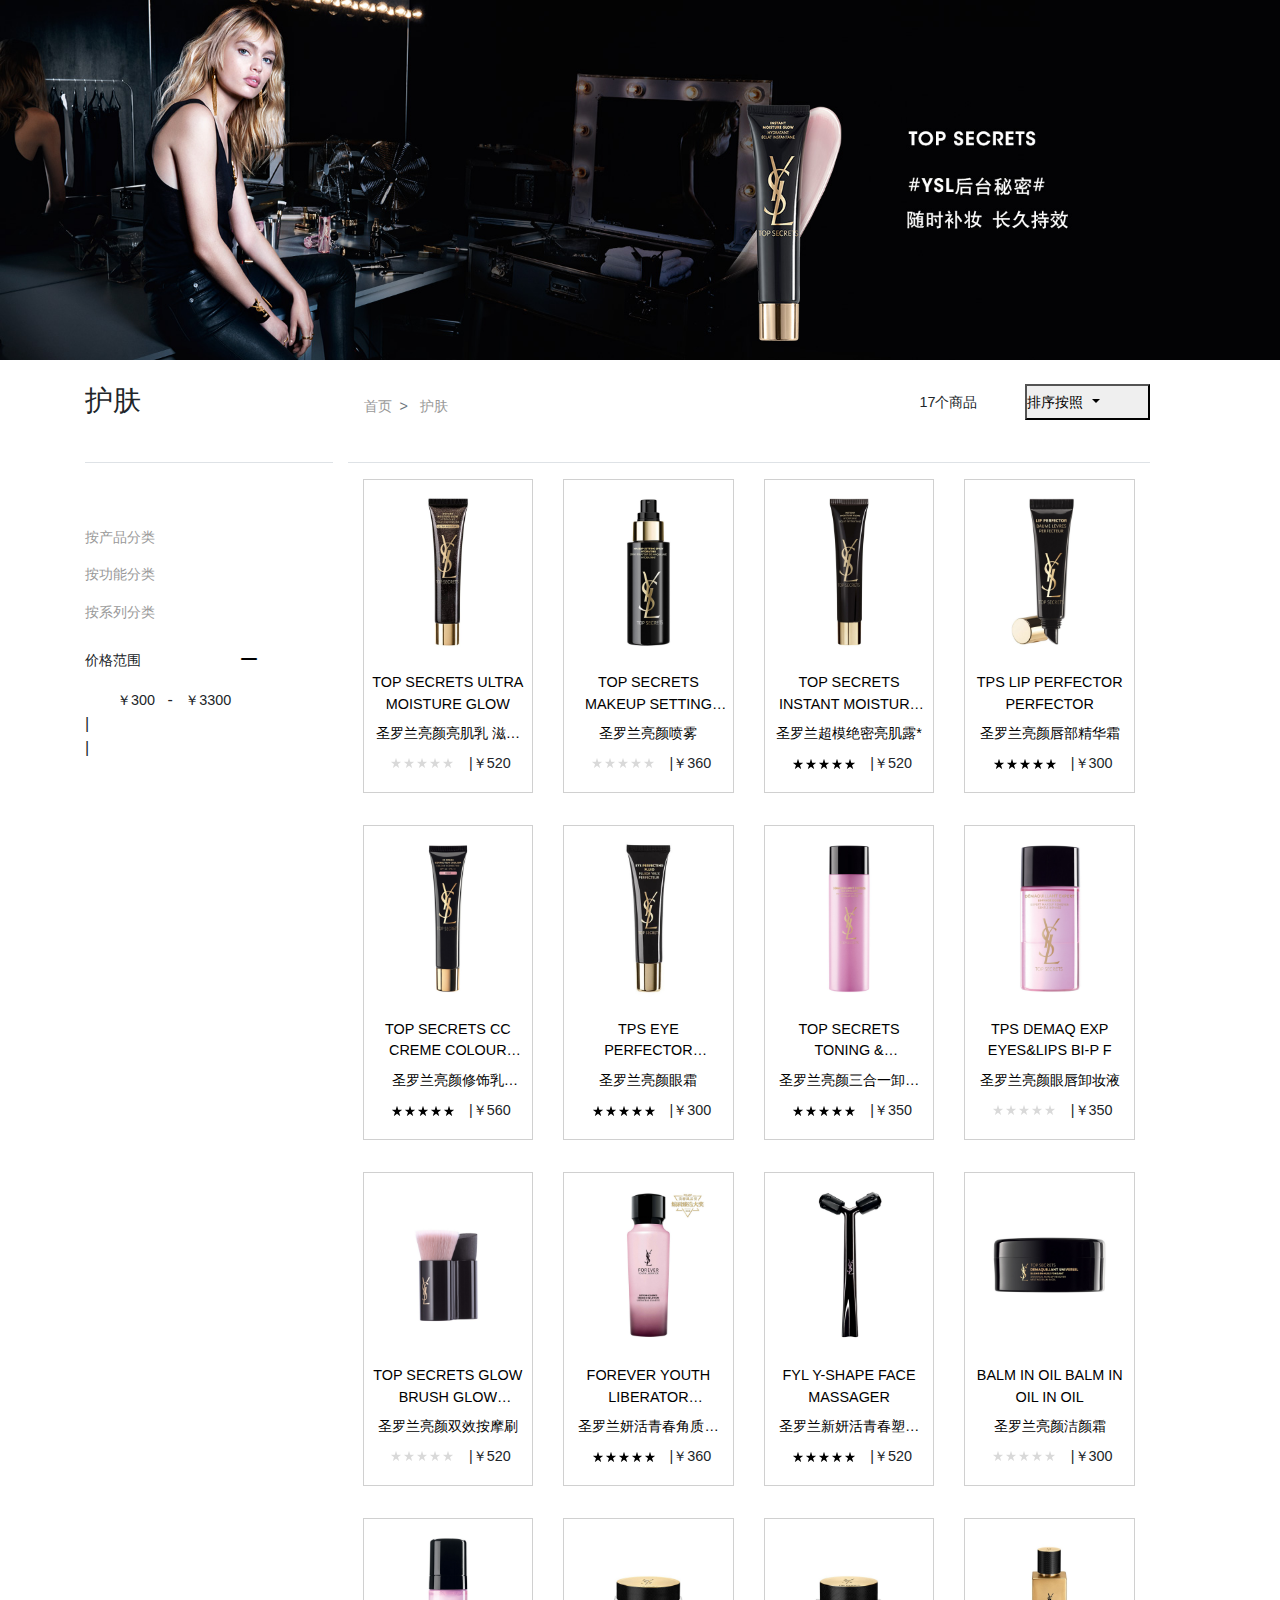
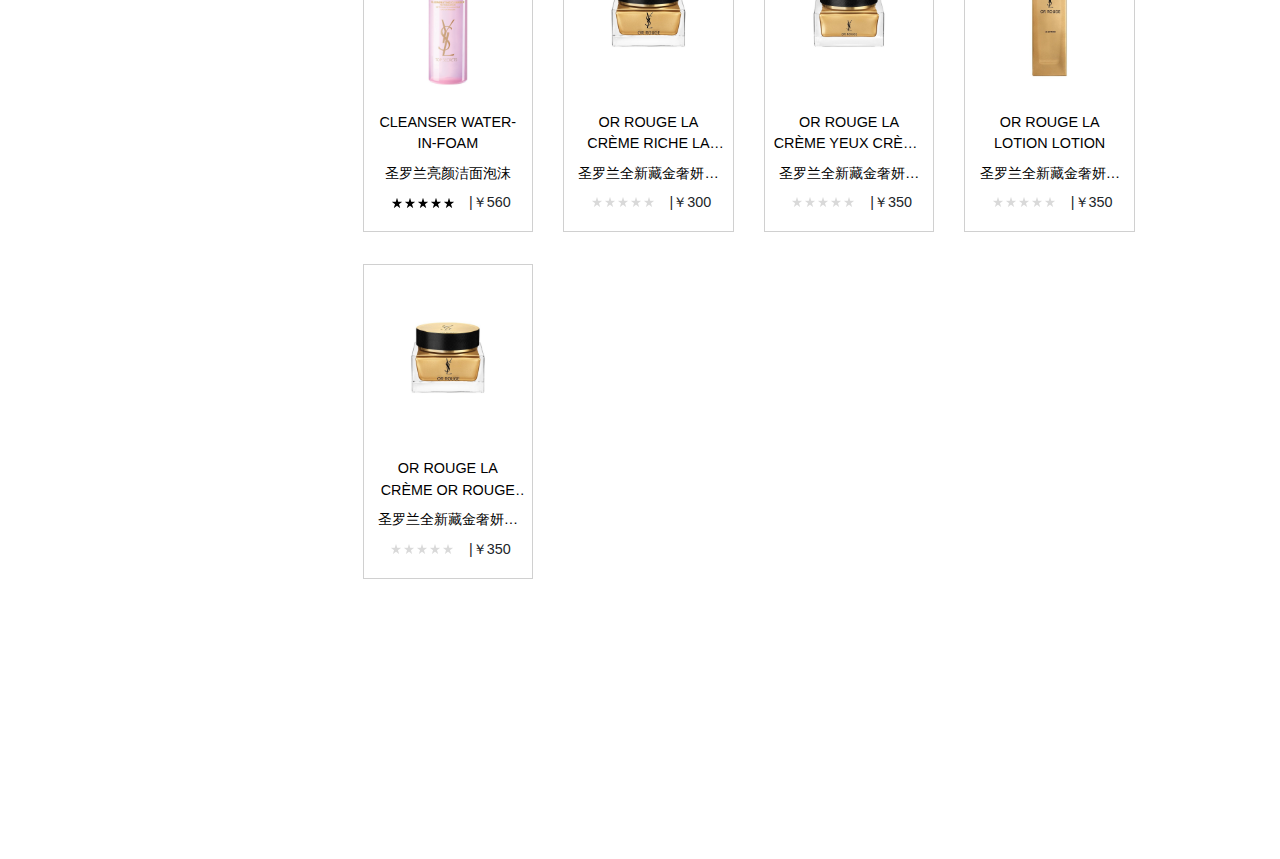
<file: index.html>
<!DOCTYPE html>
<html>

<head lang="en">
    <meta charset="UTF-8">
    <title></title>
    <!--设置视口-->
    <meta name="viewport" content="width=device-width,initial-scale=1" />
    <!--导入css-->
    <link rel="stylesheet" href="css/bootstrap.css" />
    <!--导入三个js-->
    <script src="js/jquery.min.js"></script>
    <script src="js/popper.min.js"></script>
    <script src="js/bootstrap.min.js"></script>
    <!--<script src="js/jquery-1.11.3.js"></script>-->

    <link rel="stylesheet" href="css/comm.css" />
    <link rel="stylesheet" href="css/hufu.css" />
    <link rel="stylesheet" href="shiliang/iconfont.css">
    <script></script>

</head>

<body class="bg-white">
    <div>
        <img src="img/hufubig.jpg" alt="" class="w-100 pb-4" />
    </div>
    <div class="container">
        <div class="row w-100">
            <div class="col-lg-3 mediaHf">
                <div class="pb-5 m-0 ">
                    <h3 class="border-bottom my-pb">护肤</h3>
                </div>
                <div class="my_small">
                    <ul class="list-unstyled">
                        <li class="py-2"><a href="" class="text-color">按产品分类</a></li>
                        <li class="py-2"><a href="" class="text-color">按功能分类</a></li>
                        <li class="py-2"><a href="" class="text-color">按系列分类</a></li>
                    </ul>
                </div>
                <div>
                    <span class="pr-5 my_small">价格范围</span>
                    <i class="iconfont pl-5 click1"><a href="">&#xe613;</a></i>
                    <div>
                        <div class="ml-4 pt-3 ">
                            <span class="px-2 my_small">￥300</span>
                            <span>-</span>
                            <span class="px-2 my_small">￥3300</span>
                        </div>
                        <div>
                            | <div></div> |
                        </div>
                    </div>

                </div>
            </div>
            <div class="col-lg-9 row w-100 ">
                <div class="w-100 border-bottom m-0">
                    <div class="mb-2 pb-2 float-left">
                        <ul class="breadcrumb">
                            <li class="breadcrumb-item my_small">
                                <a href="#" class="text-color">首页</a>
                            </li>
                            <li class="breadcrumb-item my_small">
                                <a href="#" class="text-color">护肤</a>
                            </li>
                        </ul>
                    </div>
                    <div class="float-right">
                        <div class="float-left px-5 my_small">
                            <p class="m-0 pt-2">17个商品</p>
                        </div>
                        <div class="dropdown float-left">
                            <button class="dropdown-toggle btn-bs pr-5 py-1" data-toggle="dropdown">
                                <a href="" class="my_small"><span>排序按照</span></a>
                            </button>
                            <ul class="dropdown-menu">
                                <li><a href="" class="my_small"><span>人气推荐</span></a></li>
                                <li><a href="" class="my_small"><span>按上市时间</span></a></li>
                                <li><a href="" class="my_small"><span>按价格从高到低</span></a></li>
                                <li><a href="" class="my_small"><span>按价格从低到高</span></a></li>
                                <li><a href="" class="my_small"><span>按销量排序</span></a></li>
                            </ul>
                        </div>
                    </div>
                </div>

                <div class="col-lg-3 col-sm-6">
                    <div class="my-border py-2 my-3">
                        <img src="img/hufu1.jpg" alt="" class="w-100" />
                        <div class="px-2 text-center">
                            <div>
                                <p></p>
                            </div>
                            <a href="" class="outer2 my_small">TOP SECRETS ULTRA MOISTURE GLOW</a>
                            <p class="my-2"><a href="" class="outer1 my_small">圣罗兰亮颜亮肌乳 滋润型</a></p>
                            <div>
                                <div class="my-2 my_small">
                                    <img src="img/huixingxing.png" alt="" />|￥520
                                </div>
                            </div>
                            <!--<div class=" hide1">-->
                                <!--<a href="#" class="d-inline-block my_money1 text-center size-color1">-->
                                    <!--<span class="my_small">立即购买</span>-->
                                <!--</a>-->
                            <!--</div>-->
                            <div class="light-color-top">
                                <div class="my_border mt-t1 size-color3 my-2">
                                    <a href="" class="size-color4 shop" >
                                        <span class="iconfont">&#xf0179;</span>
                                        <span class="my_small">立即购买</span>
                                    </a>
                                </div>
                                <div class="my_border mt-t2 size-color6 small-button-hide">
                                    <a href="" class="size-color5" >
                                        <span class="my_small">查看详情</span>
                                    </a>
                                </div>
                            </div>


                        </div>
                    </div>
                </div>
                <div class="col-lg-3 col-sm-6">
                    <div class="my-border py-2 my-3">
                        <img src="img/hufu2.jpg" alt="" class="w-100" />
                        <div class="px-2 text-center">
                            <div>
                                <p></p>
                            </div>
                            <a href="" class="outer2 my_small">TOP SECRETS MAKEUP SETTING SPRAY</a>
                            <p class="my-2"><a href="" class="outer1 my_small">圣罗兰亮颜喷雾 </a></p>
                            <div>
                                <div class="my-2 my_small">
                                    <img src="img/huixingxing.png" alt="" />|￥360
                                </div>
                            </div>
                            <!--<div class=" hide1">-->
                                <!--<a href="#" class="d-inline-block my_money1 text-center size-color1">-->
                                    <!--<span class="my_small">立即购买</span>-->
                                <!--</a>-->
                            <!--</div>-->

                            <div class="light-color-top">
                                <div class="my_border mt-t1 size-color3 my-2">
                                    <a href="" class="size-color4 shop" >
                                        <span class="iconfont">&#xf0179;</span>
                                        <span class="my_small">立即购买</span>
                                    </a>
                                </div>
                                <div class="my_border mt-t2 size-color6 small-button-hide">
                                    <a href="" class="size-color5" >
                                        <span class="my_small">查看详情</span>
                                    </a>
                                </div>
                            </div>


                        </div>
                    </div>
                </div>
                <div class="col-lg-3 col-sm-6">
                    <div class="my-border py-2 my-3">
                        <img src="img/hufu3.jpg" alt="" class="w-100" />
                        <div class="px-2 text-center">
                            <div>
                                <p></p>
                            </div>
                            <a href="" class="outer2 my_small">TOP SECRETS INSTANT MOISTURE GLOW</a>
                            <p class="my-2"><a href="" class="outer1 my_small">圣罗兰超模绝密亮肌露*</a></p>
                            <div>
                                <div class="my-2 my_small">
                                    <img src="img/heixingxing.png" alt="" />|￥520
                                </div>
                            </div>
                            <!--<div class=" hide1">-->
                                <!--<a href="#" class="d-inline-block my_money1 text-center size-color1">-->
                                    <!--<span class="my_small">立即购买</span>-->
                                <!--</a>-->
                            <!--</div>-->

                            <div class="light-color-top">
                                <div class="my_border mt-t1 size-color3 my-2">
                                    <a href="" class="size-color4 shop" >
                                        <span class="iconfont">&#xf0179;</span>
                                        <span class="my_small">立即购买</span>
                                    </a>
                                </div>
                                <div class="my_border mt-t2 size-color6 small-button-hide">
                                    <a href="" class="size-color5" >
                                        <span class="my_small">查看详情</span>
                                    </a>
                                </div>
                            </div>

                        </div>
                    </div>
                </div>
                <div class="col-lg-3 col-sm-6">
                    <div class="my-border py-2 my-3">
                        <img src="img/hufu4.jpg" alt="" class="w-100" />
                        <div class="px-2 text-center">
                            <div>
                                <p></p>
                            </div>
                            <a href="" class="outer2 my_small">TPS LIP PERFECTOR PERFECTOR</a>
                            <p class="my-2"><a href="" class="outer1 my_small">圣罗兰亮颜唇部精华霜</a></p>
                            <div>
                                <div class="my-2 my_small">
                                    <img src="img/heixingxing.png" alt="" />|￥300
                                </div>
                            </div>
                            <!--<div class=" hide1">-->
                                <!--<a href="#" class="d-inline-block my_money1 text-center size-color1">-->
                                    <!--<span class="my_small">立即购买</span>-->
                                <!--</a>-->
                            <!--</div>-->

                            <div class="light-color-top">
                                <div class="my_border mt-t1 size-color3 my-2">
                                    <a href="" class="size-color4 shop" >
                                        <span class="iconfont">&#xf0179;</span>
                                        <span class="my_small">立即购买</span>
                                    </a>
                                </div>
                                <div class="my_border mt-t2 size-color6 small-button-hide">
                                    <a href="" class="size-color5" >
                                        <span class="my_small">查看详情</span>
                                    </a>
                                </div>
                            </div>

                        </div>
                    </div>
                </div>

                <div class="col-lg-3 col-sm-6">
                    <div class="my-border py-2 my-3">
                        <img src="img/hufu5.jpg" alt="" class="w-100" />
                        <div class="px-2 text-center">
                            <div>
                                <p></p>
                            </div>
                            <a href="" class="outer2 my_small">TOP SECRETS CC CREME COLOUR CORRECTOR</a>
                            <p class="my-2"><a href="" class="outer1 my_small">圣罗兰亮颜修饰乳 SPF35 PA+++</a></p>
                            <div>
                                <div class="my-2 my_small">
                                    <img src="img/heixingxing.png" alt="" />|￥560
                                </div>
                            </div>
                            <!--<div class=" hide1">-->
                                <!--<a href="#" class="d-inline-block my_money1 text-center size-color1">-->
                                    <!--<span class="my_small">立即购买</span>-->
                                <!--</a>-->
                            <!--</div>-->

                            <div class="light-color-top">
                                <div class="my_border mt-t1 size-color3 my-2">
                                    <a href="" class="size-color4 shop" >
                                        <span class="iconfont">&#xf0179;</span>
                                        <span class="my_small">立即购买</span>
                                    </a>
                                </div>
                                <div class="my_border mt-t2 size-color6 small-button-hide">
                                    <a href="" class="size-color5" >
                                        <span class="my_small">查看详情</span>
                                    </a>
                                </div>
                            </div>

                        </div>
                    </div>
                </div>
                <div class="col-lg-3 col-sm-6">
                    <div class="my-border py-2 my-3">
                        <img src="img/hufu6.jpg" alt="" class="w-100" />
                        <div class="px-2 text-center">
                            <div>
                                <p></p>
                            </div>
                            <a href="" class="outer2 my_small">TPS EYE PERFECTOR PERFECTOR</a>
                            <p class="my-2"><a href="" class="outer1 my_small">圣罗兰亮颜眼霜 </a></p>
                            <div>
                                <div class="my-2 my_small">
                                    <img src="img/heixingxing.png" alt="" />|￥300
                                </div>
                            </div>
                            <!--<div class=" hide1">-->
                                <!--<a href="#" class="d-inline-block my_money1 text-center size-color1">-->
                                    <!--<span class="my_small">立即购买</span>-->
                                <!--</a>-->
                            <!--</div>-->

                            <div class="light-color-top">
                                <div class="my_border mt-t1 size-color3 my-2">
                                    <a href="" class="size-color4 shop" >
                                        <span class="iconfont">&#xf0179;</span>
                                        <span class="my_small">立即购买</span>
                                    </a>
                                </div>
                                <div class="my_border mt-t2 size-color6 small-button-hide">
                                    <a href="" class="size-color5" >
                                        <span class="my_small">查看详情</span>
                                    </a>
                                </div>
                            </div>

                        </div>
                    </div>
                </div>
                <div class="col-lg-3 col-sm-6">
                    <div class="my-border py-2 my-3">
                        <img src="img/hufu7.jpg" alt="" class="w-100" />
                        <div class="px-2 text-center">
                            <div>
                                <p></p>
                            </div>
                            <a href="" class="outer2 my_small">TOP SECRETS TONING & CLEANSING MICELLAR WATER</a>
                            <p class="my-2"><a href="" class="outer1 my_small">圣罗兰亮颜三合一卸妆调理水</a></p>
                            <div>
                                <div class="my-2 my_small">
                                    <img src="img/heixingxing.png" alt="" />|￥350
                                </div>
                            </div>
                            <!--<div class=" hide1">-->
                                <!--<a href="#" class="d-inline-block my_money1 text-center size-color1">-->
                                    <!--<span class="my_small">立即购买</span>-->
                                <!--</a>-->
                            <!--</div>-->

                            <div class="light-color-top">
                                <div class="my_border mt-t1 size-color3 my-2">
                                    <a href="" class="size-color4 shop" >
                                        <span class="iconfont">&#xf0179;</span>
                                        <span class="my_small">立即购买</span>
                                    </a>
                                </div>
                                <div class="my_border mt-t2 size-color6 small-button-hide">
                                    <a href="" class="size-color5" >
                                        <span class="my_small">查看详情</span>
                                    </a>
                                </div>
                            </div>

                        </div>
                    </div>
                </div>
                <div class="col-lg-3 col-sm-6">
                    <div class="my-border py-2 my-3">
                        <img src="img/hufu8.jpg" alt="" class="w-100" />
                        <div class="px-2 text-center">
                            <div>
                                <p></p>
                            </div>
                            <a href="" class="outer2 my_small">TPS DEMAQ EXP EYES&LIPS BI-P F</a>
                            <p class="my-2"><a href="" class="outer1 my_small">圣罗兰亮颜眼唇卸妆液</a></p>
                            <div>
                                <div class="my-2 my_small">
                                    <img src="img/huixingxing.png" alt="" class="" />|￥350
                                </div>
                            </div>
                            <!--<div class=" hide1">-->
                                <!--<a href="#" class="d-inline-block my_money1 text-center size-color1">-->
                                    <!--<span class="my_small">立即购买</span>-->
                                <!--</a>-->
                            <!--</div>-->

                            <div class="light-color-top">
                                <div class="my_border mt-t1 size-color3 my-2">
                                    <a href="" class="size-color4 shop" >
                                        <span class="iconfont">&#xf0179;</span>
                                        <span class="my_small">立即购买</span>
                                    </a>
                                </div>
                                <div class="my_border mt-t2 size-color6 small-button-hide">
                                    <a href="" class="size-color5" >
                                        <span class="my_small">查看详情</span>
                                    </a>
                                </div>
                            </div>

                        </div>
                    </div>
                </div>



                <div class="col-lg-3 col-sm-6">
                    <div class="my-border py-2 my-3">
                        <img src="img/hufu9.jpg" alt="" class="w-100" />
                        <div class="px-2 text-center">
                            <div>
                                <p></p>
                            </div>
                            <a href="" class="outer2 my_small">TOP SECRETS GLOW BRUSH GLOW BRUSH</a>
                            <p class="my-2"><a href="" class="outer1 my_small">圣罗兰亮颜双效按摩刷</a></p>
                            <div>
                                <div class="my-2 my_small">
                                    <img src="img/huixingxing.png" alt="" />|￥520
                                </div>
                            </div>
                            <!--<div class=" hide1">-->
                                <!--<a href="#" class="d-inline-block my_money1 text-center size-color1">-->
                                    <!--<span class="my_small">立即购买</span>-->
                                <!--</a>-->
                            <!--</div>-->

                            <div class="light-color-top">
                                <div class="my_border mt-t1 size-color3 my-2">
                                    <a href="" class="size-color4 shop" >
                                        <span class="iconfont">&#xf0179;</span>
                                        <span class="my_small">立即购买</span>
                                    </a>
                                </div>
                                <div class="my_border mt-t2 size-color6 small-button-hide">
                                    <a href="" class="size-color5" >
                                        <span class="my_small">查看详情</span>
                                    </a>
                                </div>
                            </div>

                        </div>
                    </div>
                </div>
                <div class="col-lg-3 col-sm-6">
                    <div class="my-border py-2 my-3">
                        <img src="img/hufu10.jpg" alt="" class="w-100" />
                        <div class="px-2 text-center">
                            <div>
                                <p></p>
                            </div>
                            <a href="" class="outer2 my_small">FOREVER YOUTH LIBERATOR ESSENCE IN LOTION</a>
                            <p class="my-2"><a href="" class="outer1 my_small">圣罗兰妍活青春角质调理液*</a></p>
                            <div>
                                <div class="my-2 my_small">
                                    <img src="img/heixingxing.png" alt="" />|￥360
                                </div>
                            </div>
                            <!--<div class=" hide1">-->
                                <!--<a href="#" class="d-inline-block my_money1 text-center size-color1">-->
                                    <!--<span class="my_small">立即购买</span>-->
                                <!--</a>-->
                            <!--</div>-->

                            <div class="light-color-top">
                                <div class="my_border mt-t1 size-color3 my-2">
                                    <a href="" class="size-color4 shop" >
                                        <span class="iconfont">&#xf0179;</span>
                                        <span class="my_small">立即购买</span>
                                    </a>
                                </div>
                                <div class="my_border mt-t2 size-color6 small-button-hide">
                                    <a href="" class="size-color5" >
                                        <span class="my_small">查看详情</span>
                                    </a>
                                </div>
                            </div>

                        </div>
                    </div>
                </div>
                <div class="col-lg-3 col-sm-6">
                    <div class="my-border py-2 my-3">
                        <img src="img/hufu11.jpg" alt="" class="w-100" />
                        <div class="px-2 text-center">
                            <div>
                                <p></p>
                            </div>
                            <a href="" class="outer2 my_small">FYL Y-SHAPE FACE MASSAGER</a>
                            <p class="my-2"><a href="" class="outer1 my_small">圣罗兰新妍活青春塑颜按摩棒</a></p>
                            <div>
                                <div class="my-2 my_small">
                                    <img src="img/heixingxing.png" alt="" />|￥520
                                </div>
                            </div>
                            <!--<div class=" hide1">-->
                                <!--<a href="#" class="d-inline-block my_money1 text-center size-color1">-->
                                    <!--<span class="my_small">立即购买</span>-->
                                <!--</a>-->
                            <!--</div>-->

                            <div class="light-color-top">
                                <div class="my_border mt-t1 size-color3 my-2">
                                    <a href="" class="size-color4 shop" >
                                        <span class="iconfont">&#xf0179;</span>
                                        <span class="my_small">立即购买</span>
                                    </a>
                                </div>
                                <div class="my_border mt-t2 size-color6 small-button-hide">
                                    <a href="" class="size-color5" >
                                        <span class="my_small">查看详情</span>
                                    </a>
                                </div>
                            </div>

                        </div>
                    </div>
                </div>
                <div class="col-lg-3 col-sm-6">
                    <div class="my-border py-2 my-3">
                        <img src="img/hufu12.jpg" alt="" class="w-100" />
                        <div class="px-2 text-center">
                            <div>
                                <p></p>
                            </div>
                            <a href="" class="outer2 my_small">BALM IN OIL BALM IN OIL IN OIL</a>
                            <p class="my-2"><a href="" class="outer1 my_small">圣罗兰亮颜洁颜霜</a></p>
                            <div>
                                <div class="my-2 my_small">
                                    <img src="img/huixingxing.png" alt="" />|￥300
                                </div>
                            </div>
                            <!--<div class=" hide1">-->
                                <!--<a href="#" class="d-inline-block my_money1 text-center size-color1">-->
                                    <!--<span class="my_small">立即购买</span>-->
                                <!--</a>-->
                            <!--</div>-->

                            <div class="light-color-top">
                                <div class="my_border mt-t1 size-color3 my-2">
                                    <a href="" class="size-color4 shop" >
                                        <span class="iconfont">&#xf0179;</span>
                                        <span class="my_small">立即购买</span>
                                    </a>
                                </div>
                                <div class="my_border mt-t2 size-color6 small-button-hide">
                                    <a href="" class="size-color5" >
                                        <span class="my_small">查看详情</span>
                                    </a>
                                </div>
                            </div>


                        </div>
                    </div>
                </div>

                <div class="col-lg-3 col-sm-6">
                    <div class="my-border py-2 my-3">
                        <img src="img/hufu13.jpg" alt="" class="w-100" />
                        <div class="px-2 text-center">
                            <div>
                                <p></p>
                            </div>
                            <a href="" class="outer2 my_small">CLEANSER WATER-IN-FOAM</a>
                            <p class="my-2"><a href="" class="outer1 my_small">圣罗兰亮颜洁面泡沫 </a></p>
                            <div>
                                <div class="my-2 my_small">
                                    <img src="img/heixingxing.png" alt="" />|￥560
                                </div>
                            </div>
                            <!--<div class=" hide1">-->
                                <!--<a href="#" class="d-inline-block my_money1 text-center size-color1">-->
                                    <!--<span class="my_small">立即购买</span>-->
                                <!--</a>-->
                            <!--</div>-->

                            <div class="light-color-top">
                                <div class="my_border mt-t1 size-color3 my-2">
                                    <a href="" class="size-color4 shop" >
                                        <span class="iconfont">&#xf0179;</span>
                                        <span class="my_small">立即购买</span>
                                    </a>
                                </div>
                                <div class="my_border mt-t2 size-color6 small-button-hide">
                                    <a href="" class="size-color5" >
                                        <span class="my_small">查看详情</span>
                                    </a>
                                </div>
                            </div>

                        </div>
                    </div>
                </div>
                <div class="col-lg-3 col-sm-6">
                    <div class="my-border py-2 my-3">
                        <img src="img/hufu14.jpg" alt="" class="w-100" />
                        <div class="px-2 text-center">
                            <div>
                                <p></p>
                            </div>
                            <a href="" class="outer2 my_small">OR ROUGE LA CRÈME RICHE LA CRÈME RICHE</a>
                            <p class="my-2"><a href="" class="outer1 my_small">圣罗兰全新藏金奢妍面霜</a></p>
                            <div>
                                <div class="my-2 my_small">
                                    <img src="img/huixingxing.png" alt="" />|￥300
                                </div>
                            </div>
                            <!--<div class=" hide1">-->
                                <!--<a href="#" class="d-inline-block my_money1 text-center size-color1">-->
                                    <!--<span class="my_small">立即购买</span>-->
                                <!--</a>-->
                            <!--</div>-->

                            <div class="light-color-top">
                                <div class="my_border mt-t1 size-color3 my-2">
                                    <a href="" class="size-color4 shop" >
                                        <span class="iconfont">&#xf0179;</span>
                                        <span class="my_small">立即购买</span>
                                    </a>
                                </div>
                                <div class="my_border mt-t2 size-color6 small-button-hide">
                                    <a href="" class="size-color5" >
                                        <span class="my_small">查看详情</span>
                                    </a>
                                </div>
                            </div>

                        </div>
                    </div>
                </div>
                <div class="col-lg-3 col-sm-6">
                    <div class="my-border py-2 my-3">
                        <img src="img/hufu15.jpg" alt="" class="w-100" />
                        <div class="px-2 text-center">
                            <div>
                                <p></p>
                            </div>
                            <a href="" class="outer2 my_small">OR ROUGE LA CRÈME YEUX CRÈME YEUX</a>
                            <p class="my-2"><a href="" class="outer1 my_small">圣罗兰全新藏金奢妍眼霜</a></p>
                            <div>
                                <div class="my-2 my_small">
                                    <img src="img/huixingxing.png" alt="" />|￥350
                                </div>
                            </div>
                            <!--<div class=" hide1">-->
                                <!--<a href="#" class="d-inline-block my_money1 text-center size-color1">-->
                                    <!--<span class="my_small">立即购买</span>-->
                                <!--</a>-->
                            <!--</div>-->

                            <div class="light-color-top">
                                <div class="my_border mt-t1 size-color3 my-2">
                                    <a href="" class="size-color4 shop" >
                                        <span class="iconfont">&#xf0179;</span>
                                        <span class="my_small">立即购买</span>
                                    </a>
                                </div>
                                <div class="my_border mt-t2 size-color6 small-button-hide">
                                    <a href="" class="size-color5" >
                                        <span class="my_small">查看详情</span>
                                    </a>
                                </div>
                            </div>

                        </div>
                    </div>
                </div>
                <div class="col-lg-3 col-sm-6">
                    <div class="my-border py-2 my-3">
                        <img src="img/hufu16.jpg" alt="" class="w-100" />
                        <div class="px-2 text-center">
                            <div>
                                <p></p>
                            </div>
                            <a href="" class="outer2 my_small">OR ROUGE LA LOTION LOTION</a>
                            <p class="my-2"><a href="" class="outer1 my_small">圣罗兰全新藏金奢妍柔肤水</a></p>
                            <div>
                                <div class="my-2 my_small">
                                    <img src="img/huixingxing.png" alt="" />|￥350
                                </div>
                            </div>
                            <!--<div class=" hide1">-->
                                <!--<a href="#" class="d-inline-block my_money1 text-center size-color1">-->
                                    <!--<span class="my_small">立即购买</span>-->
                                <!--</a>-->
                            <!--</div>-->

                            <div class="light-color-top">
                                <div class="my_border mt-t1 size-color3 my-2">
                                    <a href="" class="size-color4 shop" >
                                        <span class="iconfont">&#xf0179;</span>
                                        <span class="my_small">立即购买</span>
                                    </a>
                                </div>
                                <div class="my_border mt-t2 size-color6 small-button-hide">
                                    <a href="" class="size-color5" >
                                        <span class="my_small">查看详情</span>
                                    </a>
                                </div>
                            </div>

                        </div>
                    </div>
                </div>
                <div class="col-lg-3 col-sm-6">
                    <div class="my-border py-2 my-3">
                        <img src="img/hufu17.jpg" alt="" class="w-100" />
                        <div class="px-2 text-center">
                            <div>
                                <p></p>
                            </div>
                            <a href="" class="outer2 my_small">OR ROUGE LA CRÈME OR ROUGE LA CRÈME</a>
                            <p class="my-2"><a href="" class="outer1 my_small">圣罗兰全新藏金奢妍轻质面霜</a></p>
                            <div>
                                <div class="my-2 my_small">
                                    <img src="img/huixingxing.png" alt="" />|￥350
                                </div>
                            </div>
                            <!--<div class=" hide1">-->
                                <!--<a href="#" class="d-inline-block my_money1 text-center size-color1">-->
                                    <!--<span class="my_small">立即购买</span>-->
                                <!--</a>-->
                            <!--</div>-->

                            <div class="light-color-top">
                                <div class="my_border mt-t1 size-color3 my-2">
                                    <a href="" class="size-color4 shop" >
                                        <span class="iconfont ">&#xf0179;</span>
                                        <span class="my_small">立即购买</span>
                                    </a>
                                </div>
                                <div class="my_border mt-t2 size-color6 small-button-hide">
                                    <a href="" class="size-color5" >
                                        <span class="my_small">查看详情</span>
                                    </a>
                                </div>
                            </div>

                        </div>
                    </div>
                </div>



            </div>
        </div>
    </div>
    <br />
    <br />
    <br />
    <br />
    <br />
    <br />
    <br />
    <br />
    <br />
    <br />
    <br />
</body>

</html>
</file>
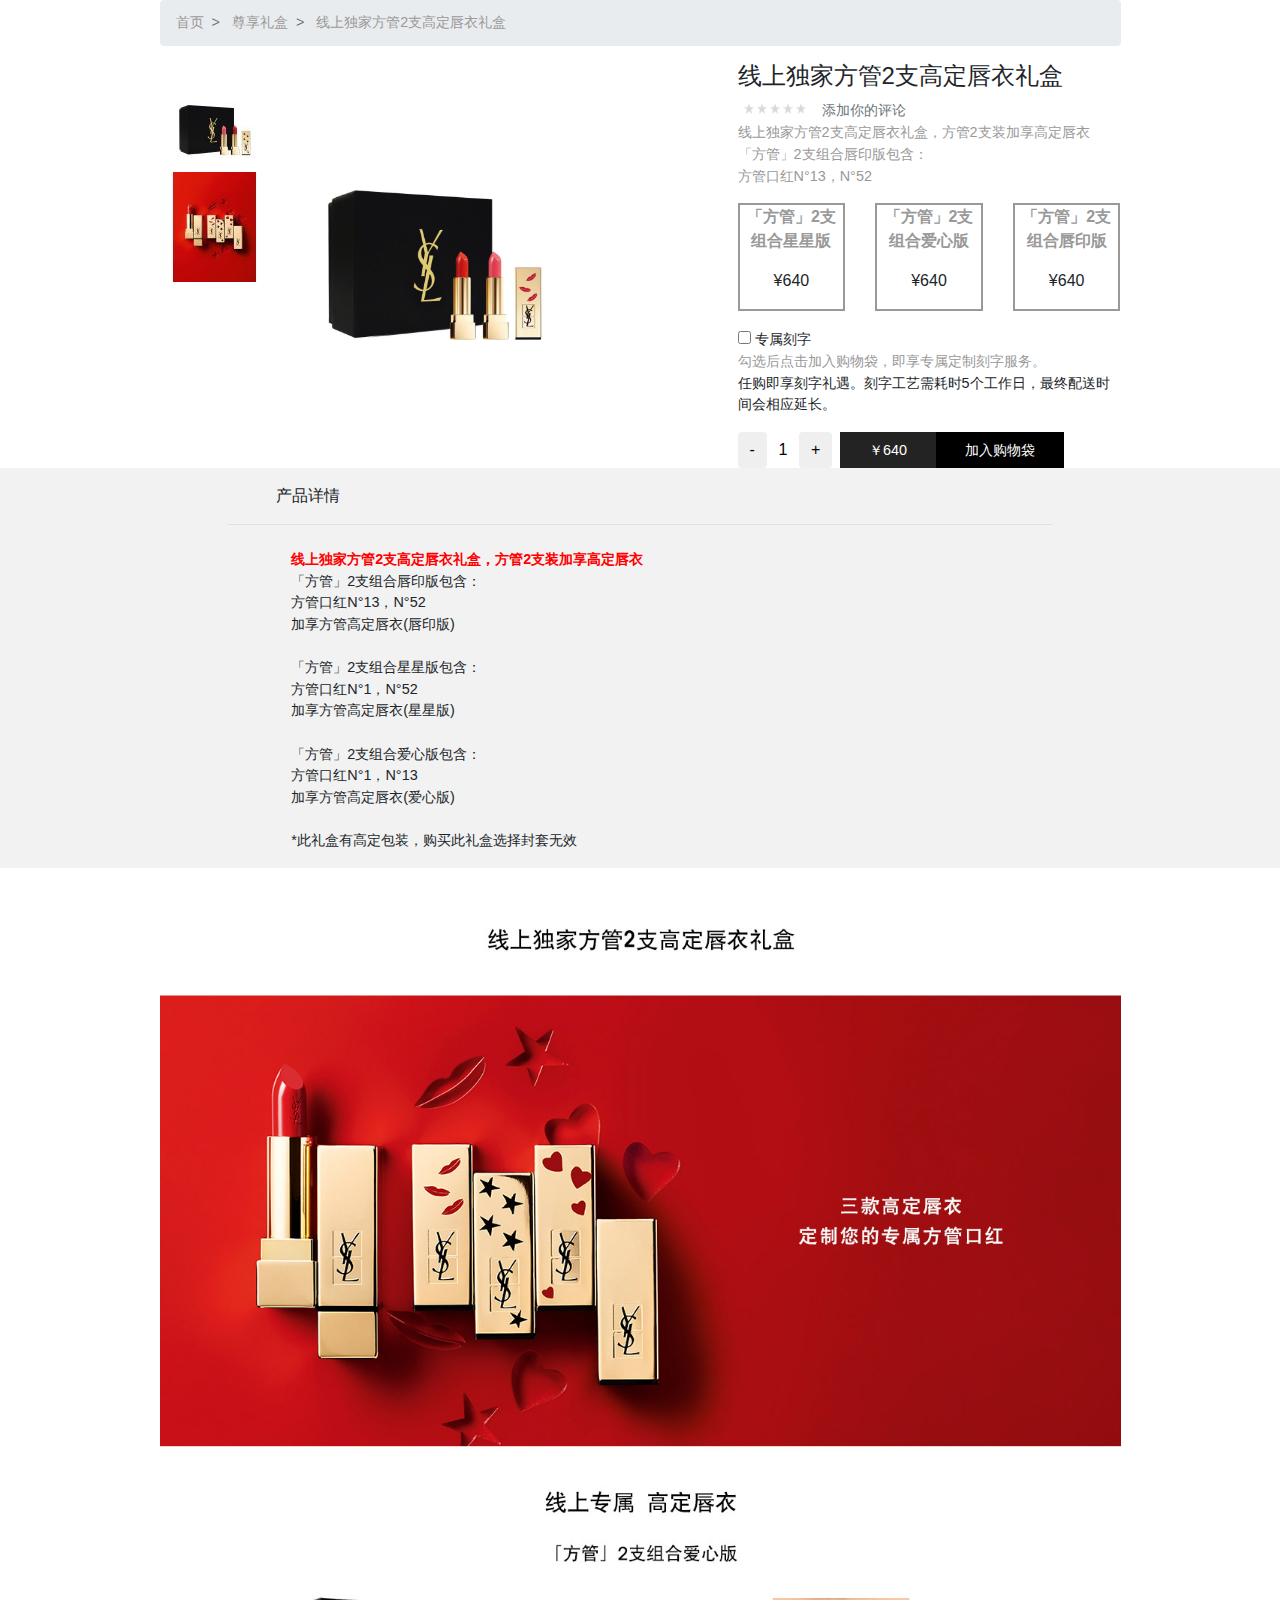
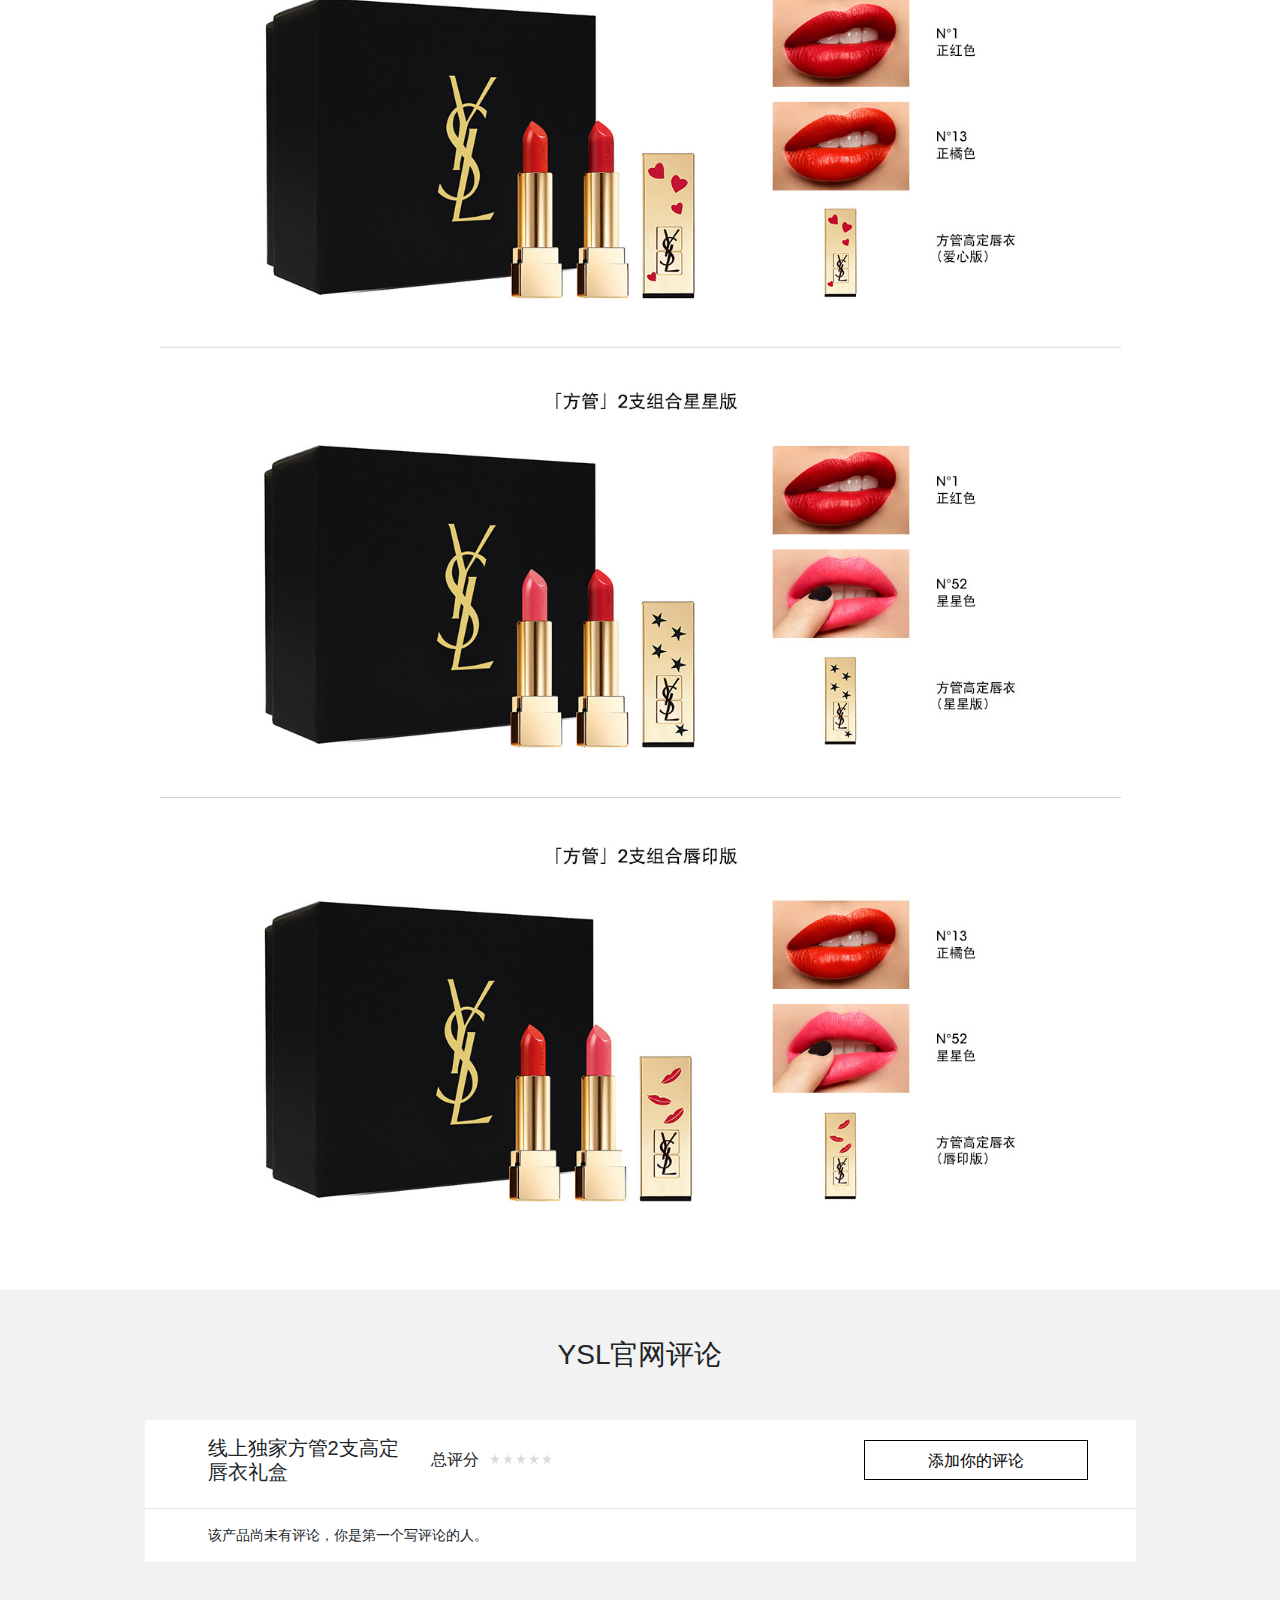
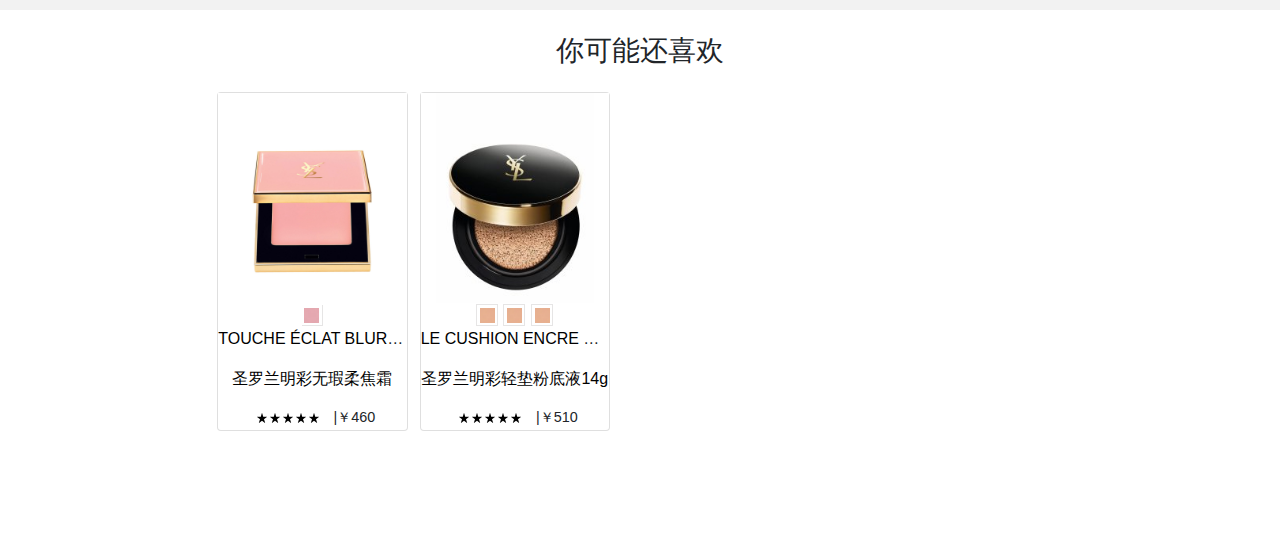
<file: kouhong.html>
<!DOCTYPE html>
<html>

<head lang="en">
    <meta charset="UTF-8">
    <title></title>
    <!--设置视口-->
    <meta name="viewport" content="width=device-width,initial-scale=1" />
    <!--导入css-->
    <link rel="stylesheet" href="css/bootstrap.css" />
    <!--导入三个js-->
    <script src="js/jquery.min.js"></script>
    <script src="js/popper.min.js"></script>
    <script src="js/bootstrap.min.js"></script>
    <link rel="stylesheet" href="css/comm.css" />
    <link rel="stylesheet" href="css/kouhong.css" />
    <link rel="stylesheet" href="shiliang/iconfont.css">

    <script>
        function dj() {
            var ps0 = document.getElementById("p1")
            var ps1 = document.getElementById("p2")
            var ps2 = document.getElementById("p3")
            ps0.style.color = "#000"
            ps1.style.color = "#999"
            ps2.style.color = "#999"
            var ds0 = document.getElementById("d1")
            var ds1 = document.getElementById("d2")
            var ds2 = document.getElementById("d3")
            ds0.style.border = "2px solid #000"
            ds1.style.border = "2px solid #999"
            ds2.style.border = "2px solid #999"
        }
        function dj2() {
            var ps0 = document.getElementById("p1")
            var ps1 = document.getElementById("p2")
            var ps2 = document.getElementById("p3")
            ps0.style.color = "#999"
            ps1.style.color = "#000"
            ps2.style.color = "#999"
            var ds0 = document.getElementById("d1")
            var ds1 = document.getElementById("d2")
            var ds2 = document.getElementById("d3")
            ds0.style.border = "2px solid #999"
            ds1.style.border = "2px solid #000"
            ds2.style.border = "2px solid #999"
        }
        function dj3() {
            var ps0 = document.getElementById("p1")
            var ps1 = document.getElementById("p2")
            var ps2 = document.getElementById("p3")
            ps0.style.color = "#999"
            ps1.style.color = "#999"
            ps2.style.color = "#000"
            var ds0 = document.getElementById("d1")
            var ds1 = document.getElementById("d2")
            var ds2 = document.getElementById("d3")
            ds0.style.border = "2px solid #999"
            ds1.style.border = "2px solid #999"
            ds2.style.border = "2px solid #000"
        }
    </script>
</head>

<body class="bg-white">
    <div class="container">
        <ul class="breadcrumb">
            <li class="breadcrumb-item my_small">
                <a href="#" class=" text-color">首页</a>
            </li>
            <li class="breadcrumb-item my_small">
                <a href="#" class=" text-color">尊享礼盒</a>
            </li>
            <li class="breadcrumb-item my_small">
                <a href="#" class=" text-color">线上独家方管2支高定唇衣礼盒</a>
            </li>
        </ul>
        <div class="row">
            <div class="col-md-7 d-flex">
                <div class="media2">
                    <a href="#"><img src="img/newkouhong1.jpg" alt="" class="" /></a>
                    <a href="#"><img src="img/newkouhong11.jpg" alt="" class="" /></a>
                </div>
                <div class="media2">
                    <img class="imgdql w-75" src="img/newkouhong1-1.jpg" alt="" />
                </div>
            </div>
            <div class="col-md-5">
                <h4 class="t-sm-center">线上独家方管2支高定唇衣礼盒</h4>
                <div class="d-flex t-sm-center1">

                    <img class="mt-0" src="img/huixingxing.png" alt="" />
                    <div class=""><a href="" class="my_small text-muted">添加你的评论</a></div>
                </div>
                <div>
                    <img src="img/newkouhong1-1.jpg" alt="" class="w-100 my_sm_display" />
                </div>
                <p class="my_small text-color media1">线上独家方管2支高定唇衣礼盒，方管2支装加享高定唇衣 <br /> 「方管」2支组合唇印版包含：<br />
                    方管口红N°13，N°52</p>
                <div>
                    <ul class="row list-unstyled">
                        <li class="col-4 text-center dj" onclick="dj()">
                            <div id="d1" class="li_border text-center ">
                                <p id="p1" class="font-weight-bold text-color">「方管」2支组合星星版</p>
                                <p>¥640</p>
                            </div>
                        </li>
                        <li class="col-4 text-center dj" onclick="dj2()">
                            <div id="d2" class="li_border">
                                <p id="p2" class="font-weight-bold text-color">「方管」2支组合爱心版</p>
                                <p>¥640</p>
                            </div>
                        </li>
                        <li class="col-4 text-center dj" onclick="dj3()">
                            <div id="d3" class="li_border">
                                <p id="p3" class="font-weight-bold text-color">「方管」2支组合唇印版</p>
                                <p>¥640</p>
                            </div>
                        </li>
                    </ul>
                    <div>
                        <div>
                            <input type="checkbox" />
                            <span class="my_small">专属刻字</span>
                        </div>
                        <p class="my_small m-0  text-color">勾选后点击加入购物袋，即享专属定制刻字服务。</p>
                        <p class="my_small">任购即享刻字礼遇。刻字工艺需耗时5个工作日，最终配送时间会相应延长。</p>
                    </div>
                    <div class="float-left d-flex align-items-center w-100">
                        <button class="btn border-0 float-left">-</button>
                        <input type="text" class="text-center my_input_w border-0" value="1" />
                        <button class="btn border-0 mr-2">+</button>
                        <div class="d-inline-block my_money text-center">
                            <span class="text-white my_small">￥640</span>
                        </div>
                        <a href="#" class="d-inline-block my_money1 text-center size-color1">
                            <span class=" my_small ">加入购物袋</span>
                        </a>
                    </div>
                </div>
            </div>
        </div>
    </div>
    <div class="row my_bg1 m-0">
        <div class="col-md-2"></div>
        <div class="col-md-8">
            <ul class="list-unstyled col-12 w-100 mb-0 p-0">
                <li class="py-3 border-bottom px-5">产品详情</li>
            </ul>
            <ul class="list-unstyled col-12 ">
                <div class="pt-4 my_small px-5">
                    <span style="color:red" class="font-weight-bold">线上独家方管2支高定唇衣礼盒，方管2支装加享高定唇衣</span>
                    <div>
                        「方管」2支组合唇印版包含：<br />
                        方管口红N°13，N°52 <br />
                        加享方管高定唇衣(唇印版) <br /> <br />
                        「方管」2支组合星星版包含：<br />
                        方管口红N°1，N°52 <br />
                        加享方管高定唇衣(星星版) <br /> <br />
                        「方管」2支组合爱心版包含：<br />
                        方管口红N°1，N°13 <br />
                        加享方管高定唇衣(爱心版) <br /> <br />
                        *此礼盒有高定包装，购买此礼盒选择封套无效
                    </div>
                </div>
            </ul>
        </div>
        <div class="col-md-2"></div>
    </div>
    <div class="container">
        <img src="img/newkouhongda1.jpg" alt="" class="w-100 my_lg_display" />
        <img src="img/newkouhongda11.jpg" alt="" class="w-100 my_sm_display" />

        <img src="img/newkouhongda2.jpg" alt="" class="w-100 my_lg_display" />
        <img src="img/newkouhongda22.jpg" alt="" class="w-100 my_sm_display" />

        <img src="img/newkouhongda3.jpg" alt="" class="w-100 my_lg_display" />
        <img src="img/newkouhongda33.jpg" alt="" class="w-100 my_sm_display" />

        <img src="img/newkouhongda4.jpg" alt="" class="w-100 my_lg_display" />
        <img src="img/newkouhongda44.jpg" alt="" class="w-100 my_sm_display" />

    </div>
    <div class="my_bg1 pb-5">
        <div class="">
            <h3 class="text-center py-5 m-0">YSL官网评论</h3>
        </div>
        <div class="container bg-white">
            <div class=" row px-5 py-3 border-bottom">
                <div class="col-md-3 col-sm-12">
                    <h5>线上独家方管2支高定唇衣礼盒</h5>
                </div>
                <div class="my_border1 col-md-6 col-sm-8 mt-1">
                    <span>总评分</span>
                    <img src="img/huixingxing.png" alt="" />
                </div>
                <div class="my_border2 col-md-3 col-sm-4 text-center mt-1 ">
                    <a href="" class="size-color2">添加你的评论</a>
                </div>
            </div>

            <div class="px-5 py-3">
                <p class="m-0 my_small">该产品尚未有评论，你是第一个写评论的人。</p>
            </div>
        </div>
    </div>
    <div>
        <h3 class="text-center py-4 m-0">你可能还喜欢</h3>
        <div class="row media-favor m-0">
            <div class="col-md-2 media-favor1"></div>
            <div class="col-md-4 row w-100">

                <div class="col-6 px-1 touch1">
                    <div class="mr-1 card light-color text-center">
                        <img src="img/newdiceng1.jpg" alt="" class="w-100" />
                        <div class="text-center">
                            <img src="img/hufu5.1.png" alt="" />
                        </div>
                        <div class="">
                            <p class="text-center text-truncate"><a href="#" class="size-color">TOUCHE ÉCLAT
                                    BLURPERFECTOR</a></p>
                            <p class="text-center text-truncate"><a href="#" class="size-color">圣罗兰明彩无瑕柔焦霜</a></p>
                            <div class=" my_small text-center">
                                <img src="img/heixingxing.png" alt="" class="" />|￥460
                            </div>
                        </div>


                        <div class="light-color-top">
                            <div class="my_border mt-t1 size-color3 my-2">
                                <a href="" class="size-color4 shop" >
                                    <span class="iconfont">&#xf0179;</span>
                                    <span class="my_small">立即购买</span>
                                </a>
                            </div>
                            <div class="my_border mt-t2 size-color6 small-button-hide">
                                <a href="" class="size-color5" >
                                    <span class="my_small">查看详情</span>
                                </a>
                            </div>
                        </div>



                    </div>

                </div>

                <div>

                </div>
                <div class="col-6 px-1 touch1 ">
                    <div class="ml-1 card light-color text-center">
                        <img src="img/newdiceng2.jpg" alt="" class="w-100" />
                        <div class="text-center w-100">
                            <img src="img/hufu5.2.png" alt="" />
                            <img src="img/hufu5.2.png" alt="" />
                            <img src="img/hufu5.2.png" alt="" />
                        </div>
                        <div class="">
                            <p class=" text-center text-truncate"><a href="#" class="size-color">LE CUSHION ENCRE
                                    DEPEAU</a></p>
                            <p class=" text-center text-truncate"><a href="#" class="size-color">圣罗兰明彩轻垫粉底液14g</a></p>
                            <div class="my_small text-center">
                                <img src="img/heixingxing.png" alt="" class="" />|￥510
                            </div>
                        </div>
                        <div class="light-color-top">
                            <div class="my_border mt-t1 size-color3 my-2">
                                <a href="" class="size-color4 shop" >
                                    <span class="iconfont">&#xf0179;</span>
                                    <span class="my_small">立即购买</span>
                                </a>
                            </div>
                            <div class="my_border mt-t2 size-color6 small-button-hide">
                                <a href="" class="size-color5" >
                                    <span class="my_small">查看详情</span>
                                </a>
                            </div>
                        </div>
                    </div>
                </div>
            </div>
        </div>
        <div class="col-md-2 media-favor2"></div>
        <div class="col-md-4 media-favor3"></div>
    </div>
    </div>

    <br />
    <br />
    <br />
    <br />
    <br />


</body>

</html>
</file>
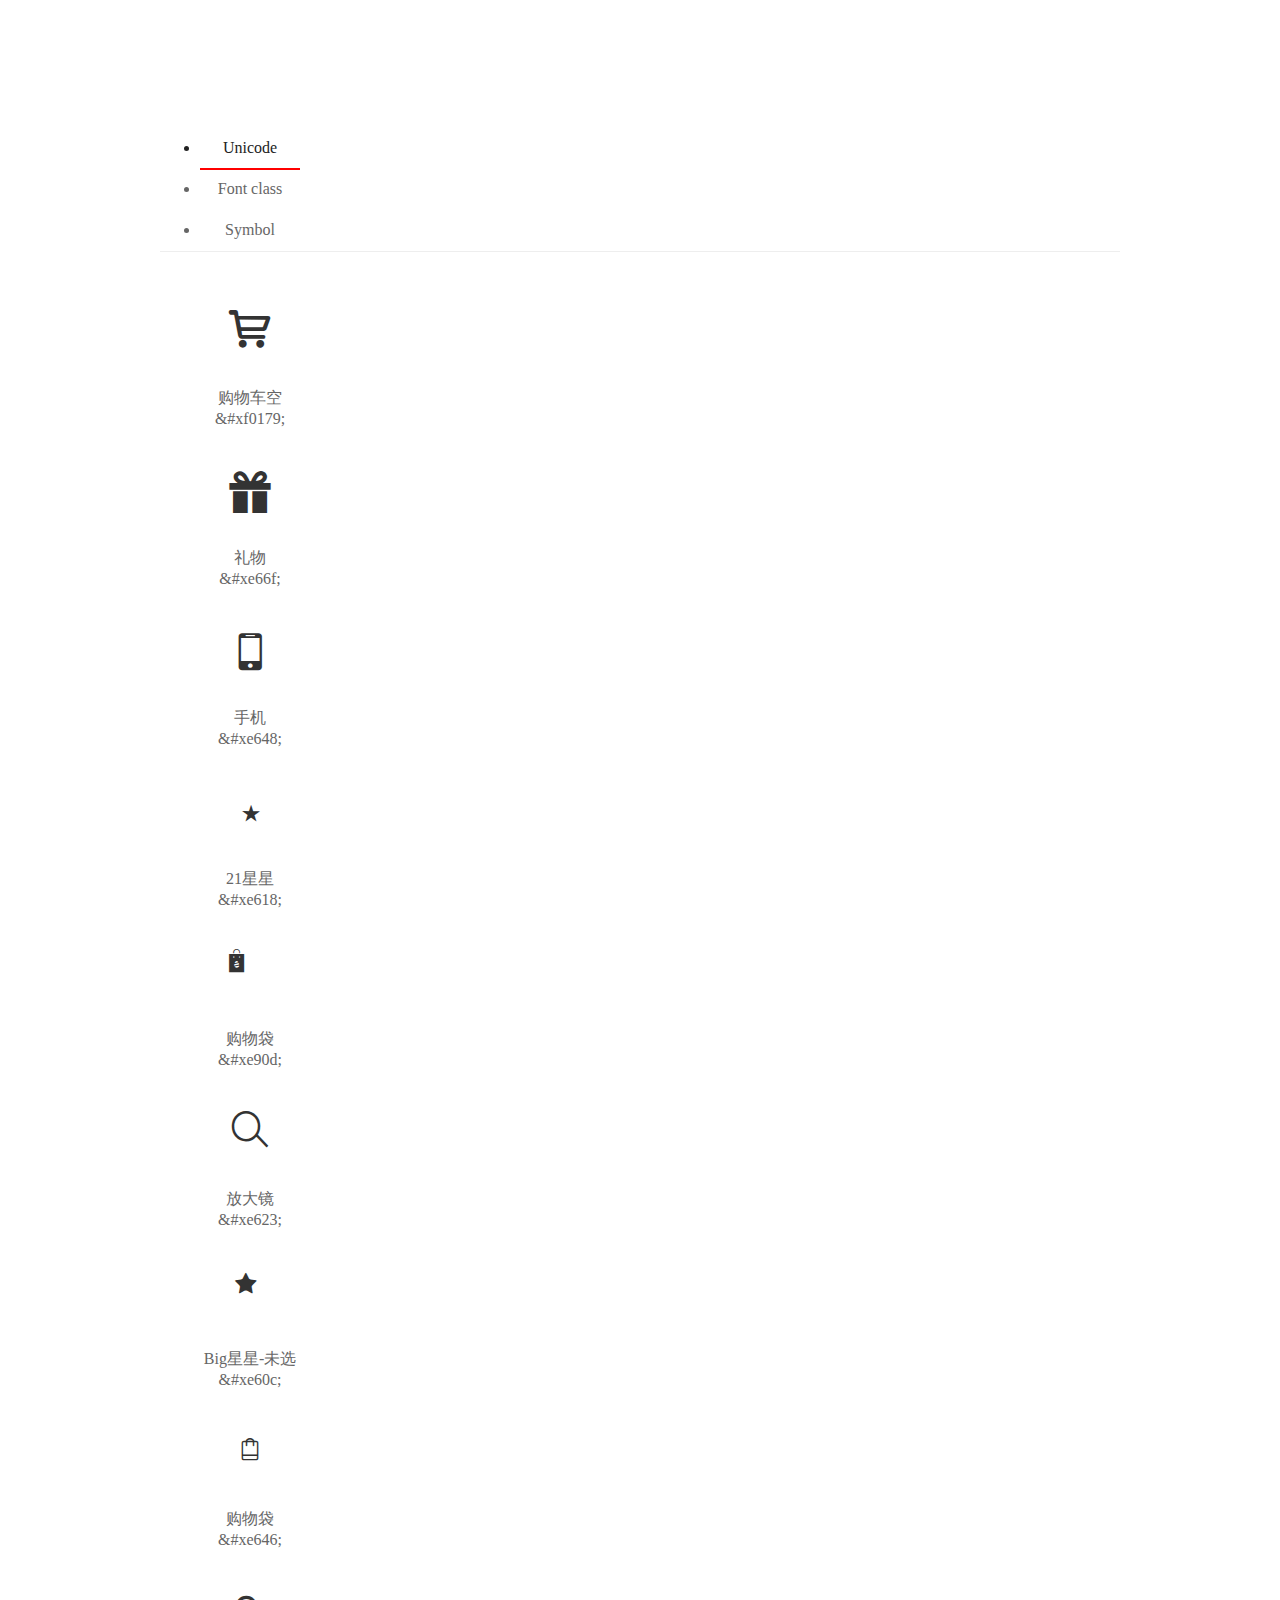
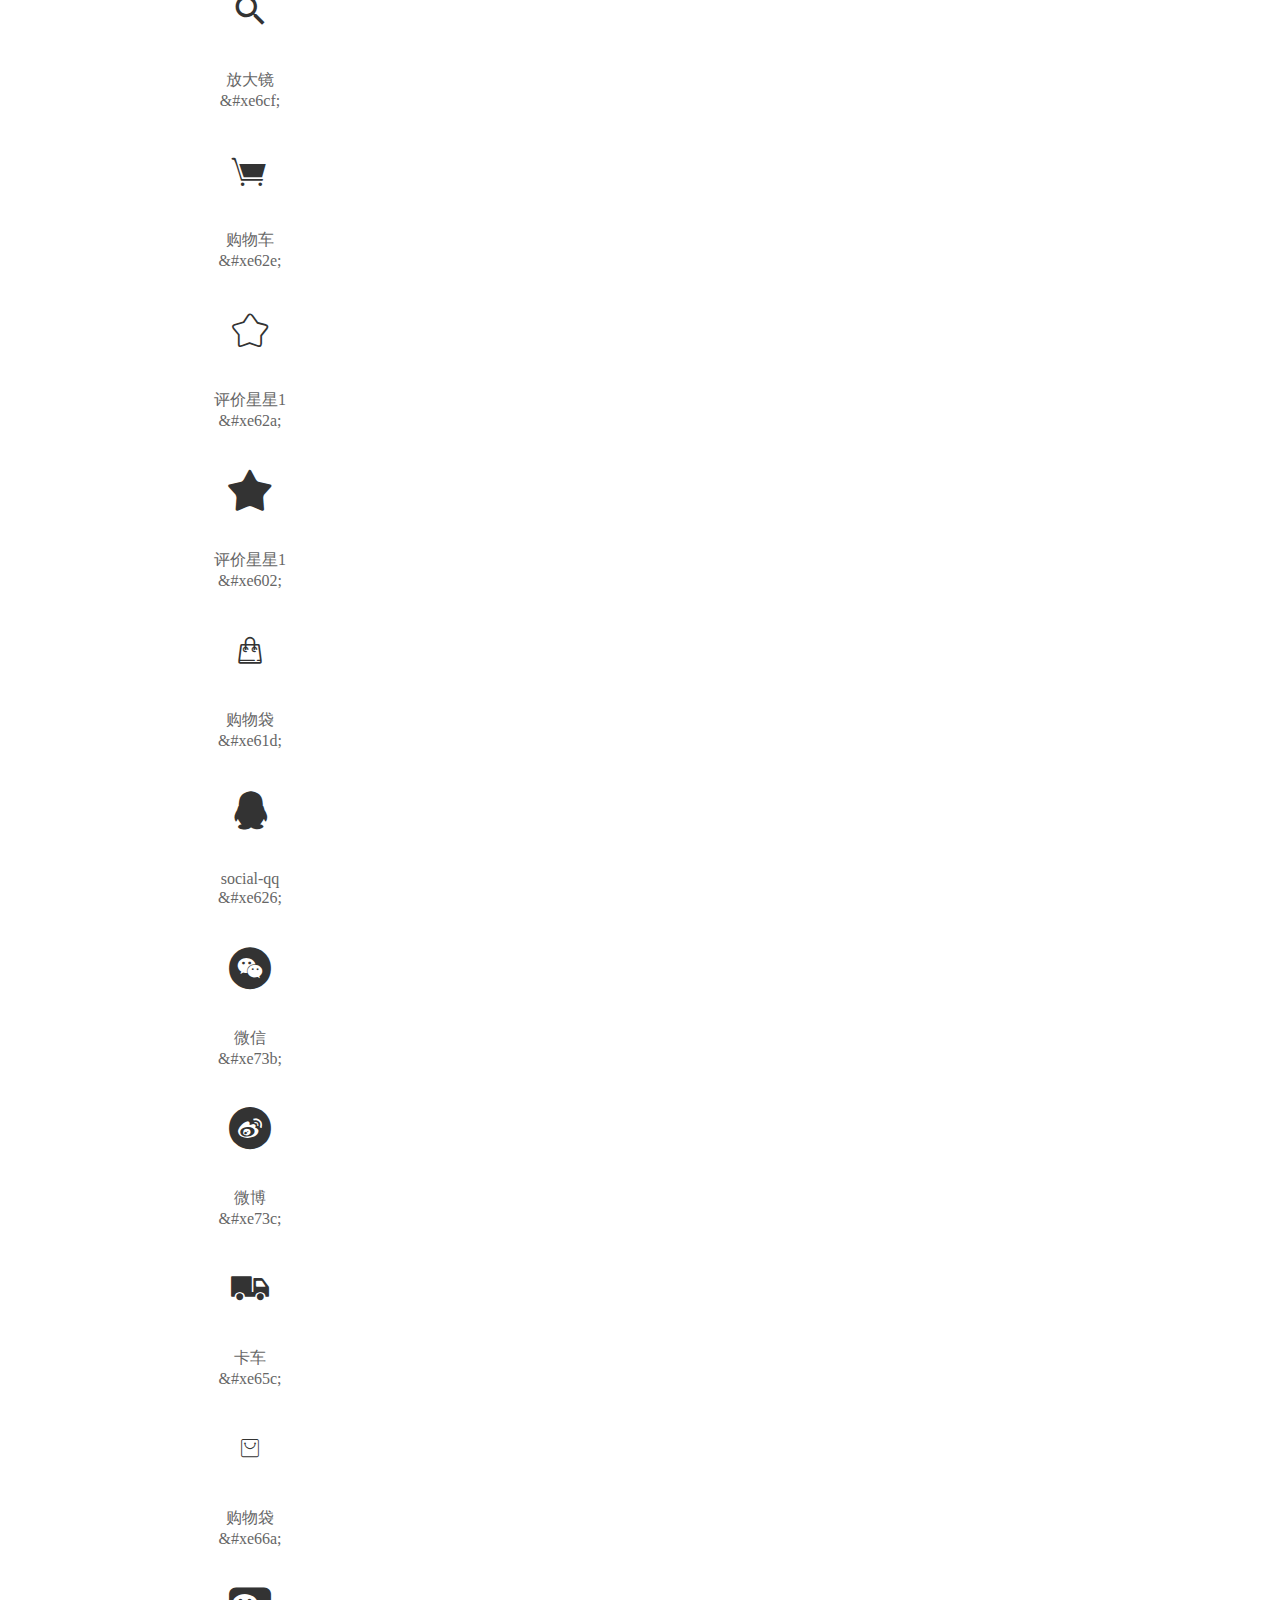
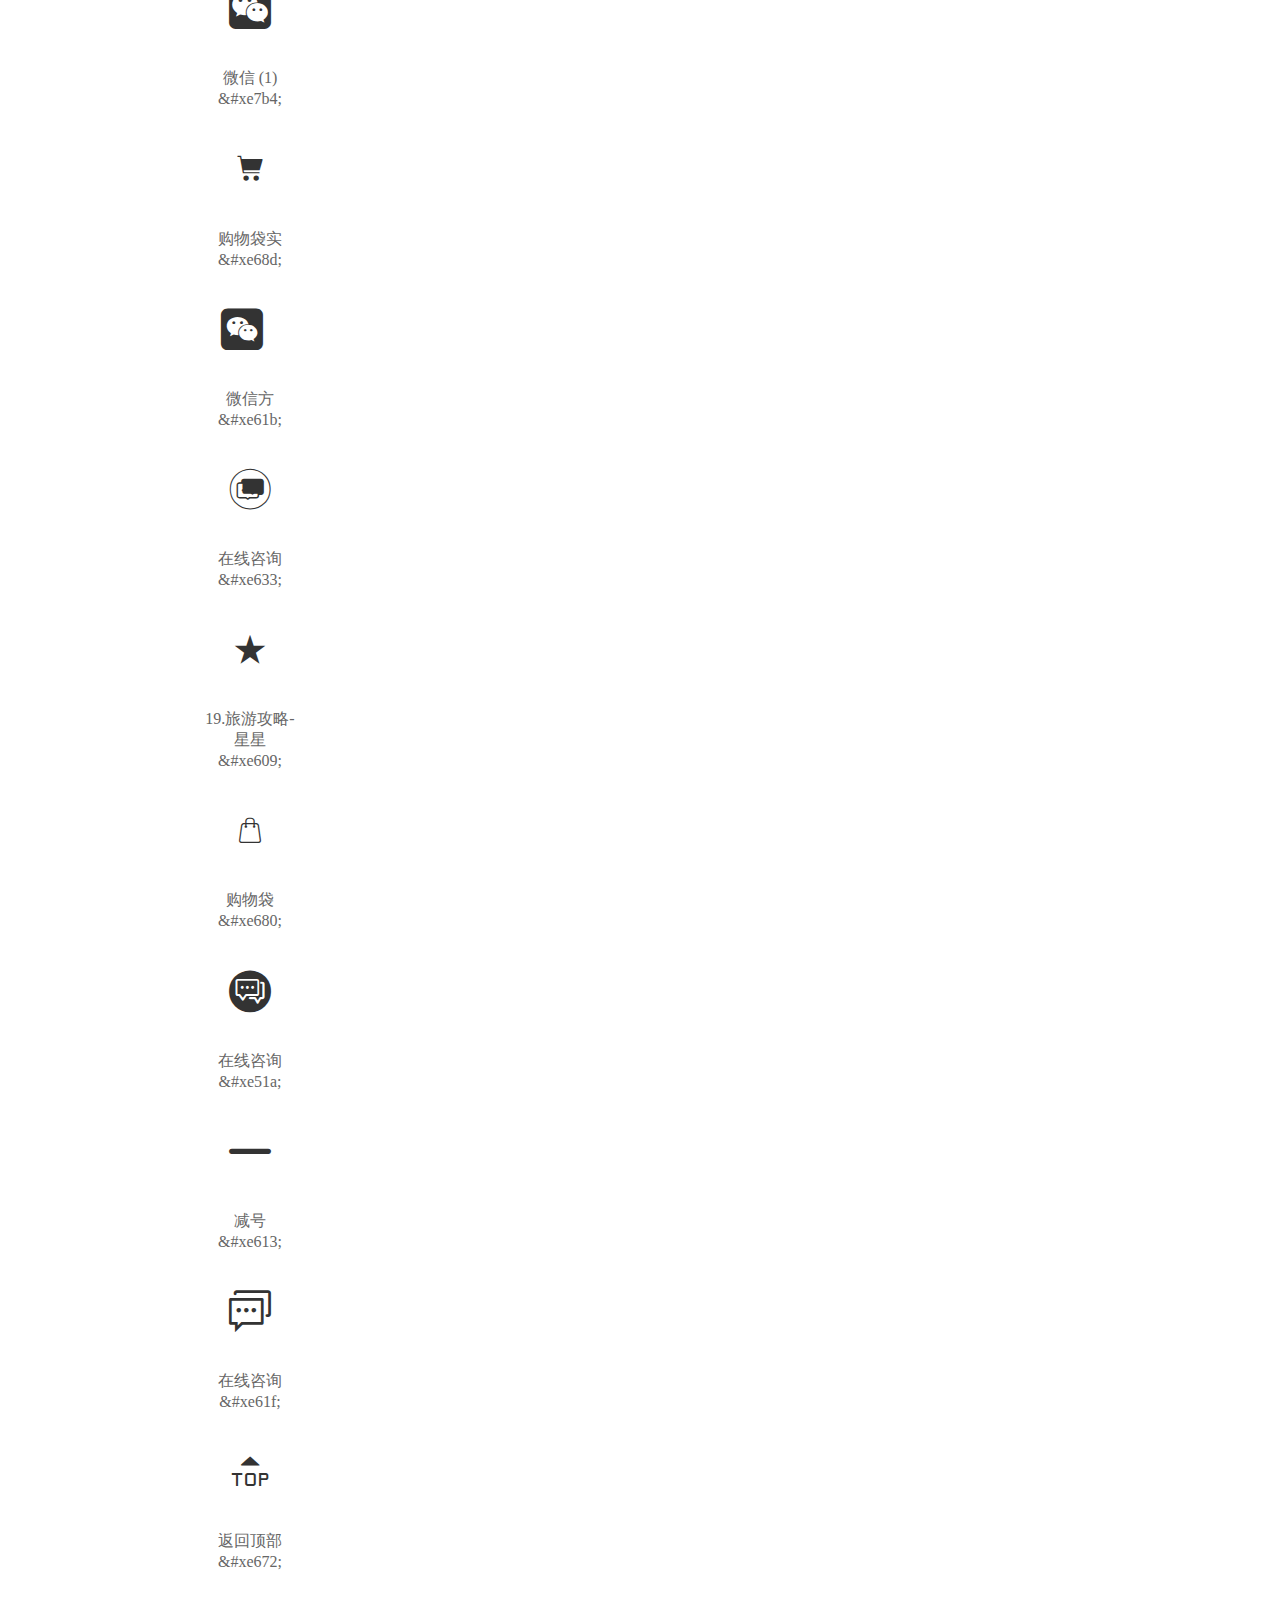
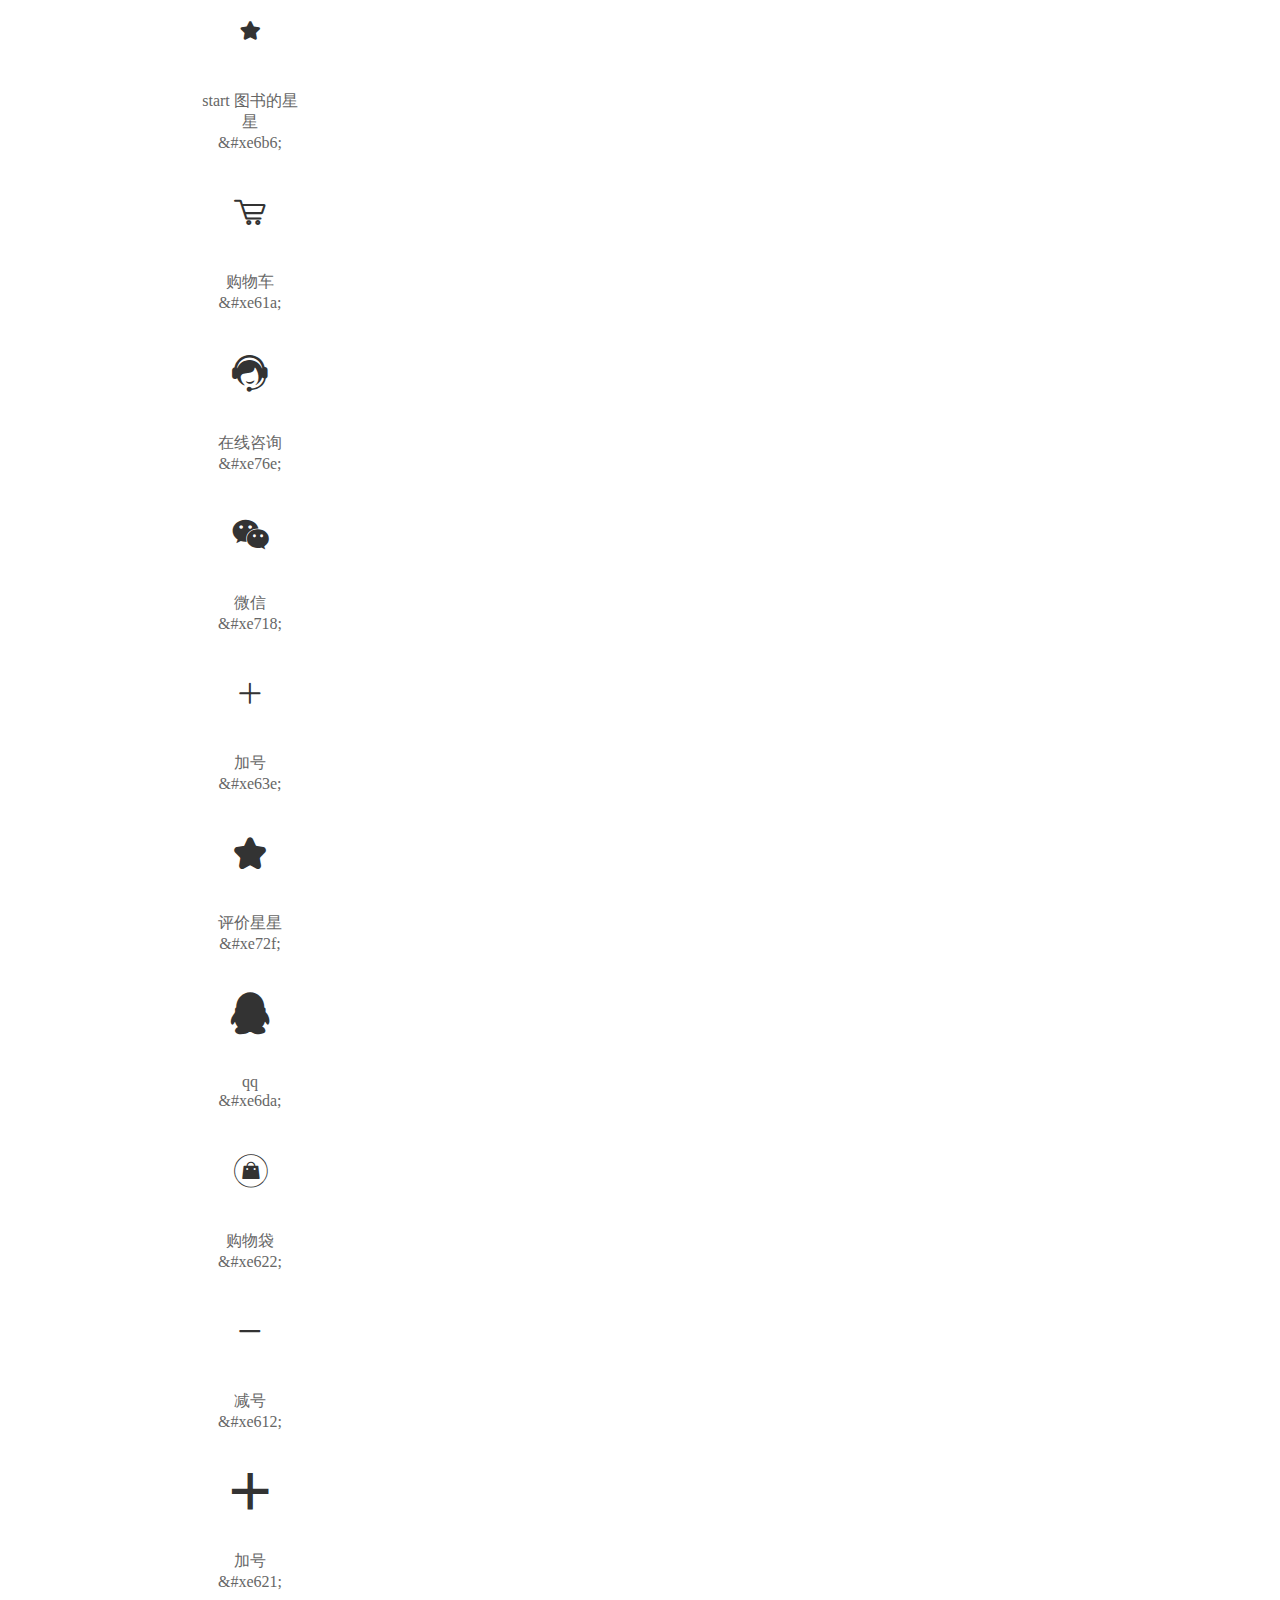
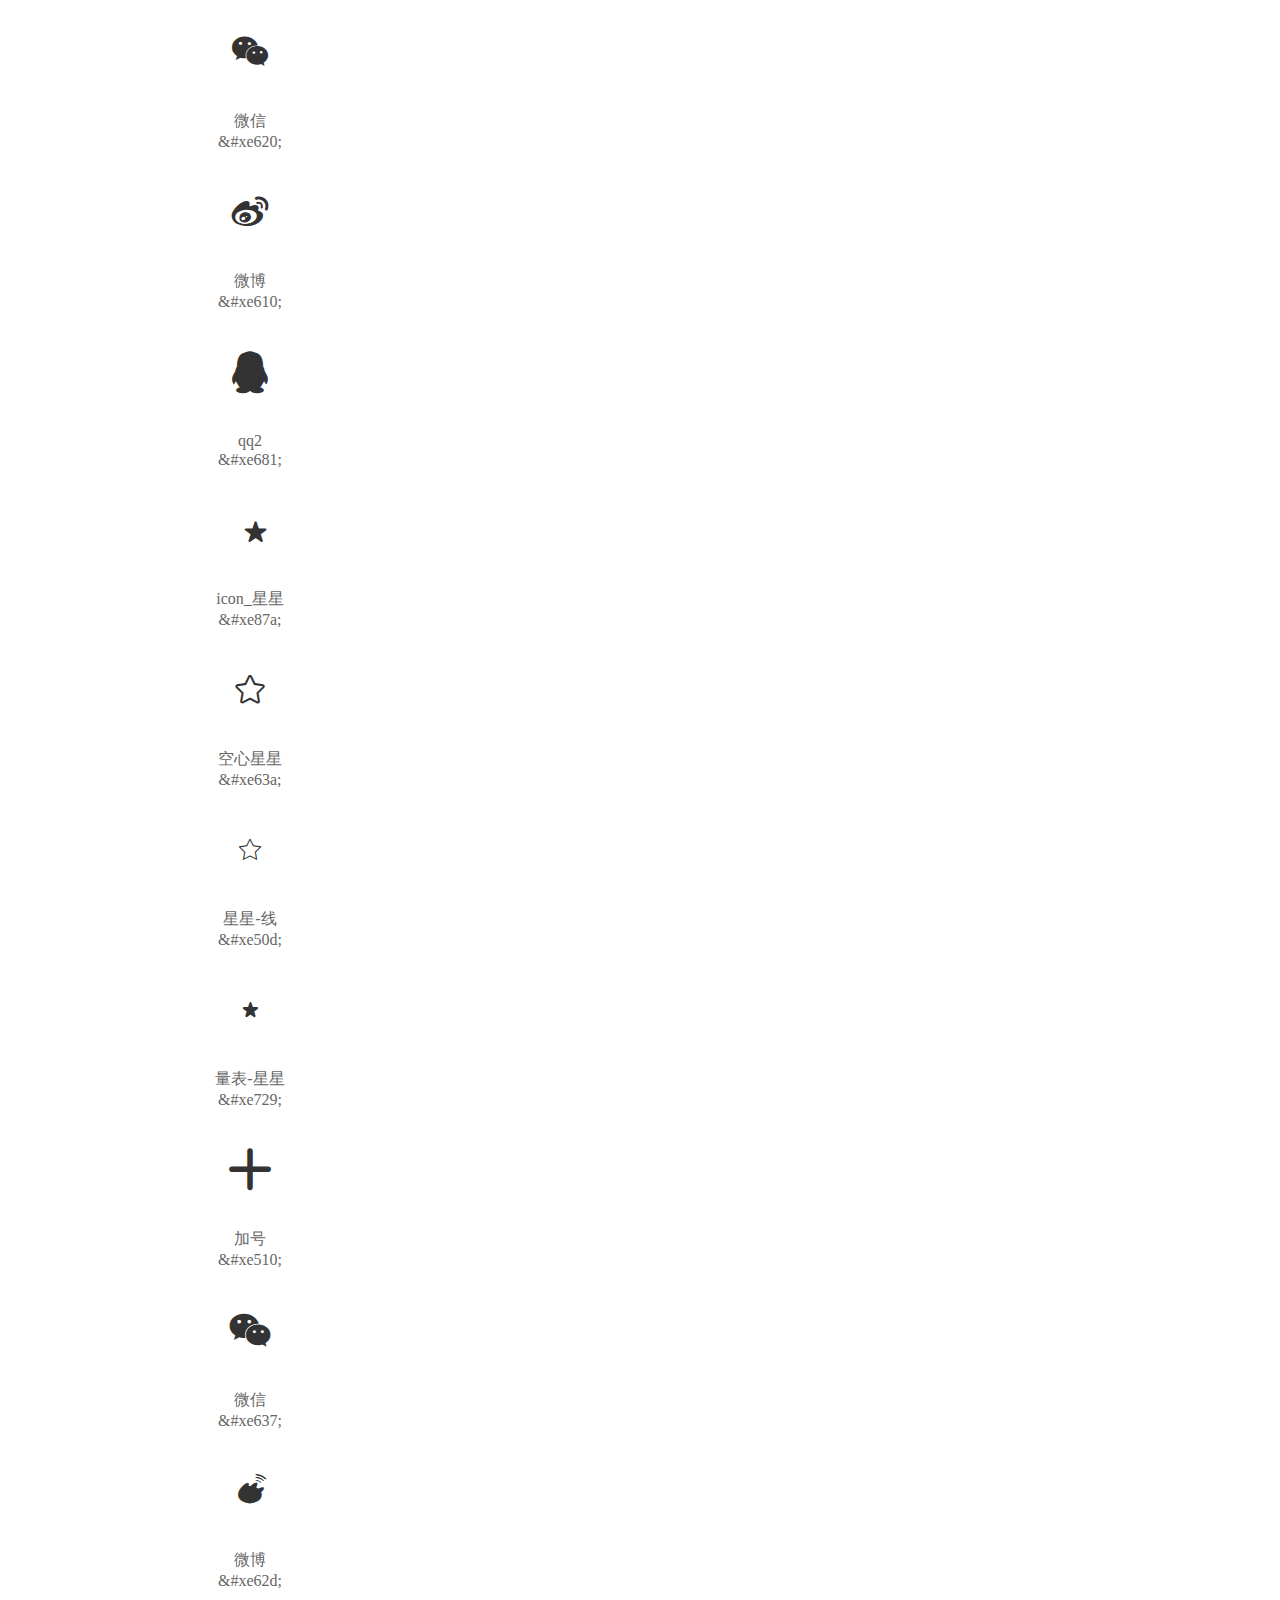
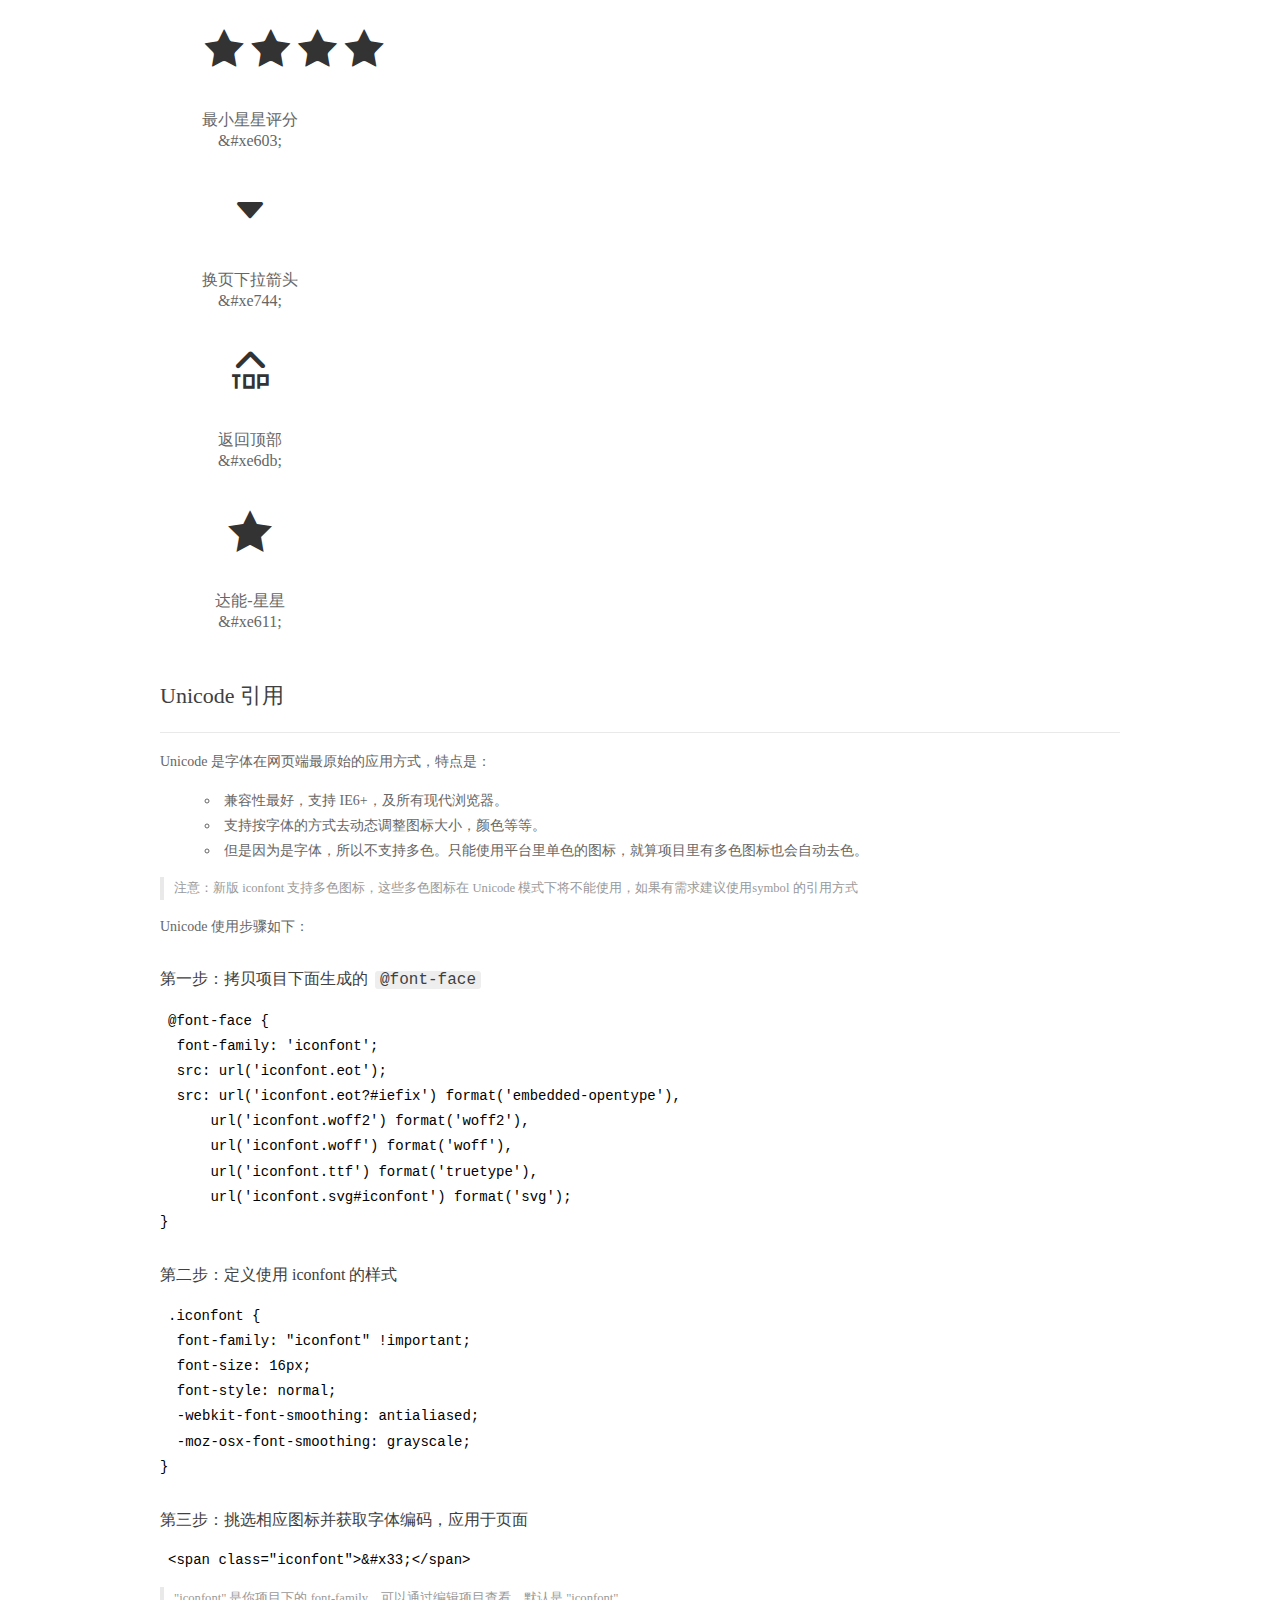
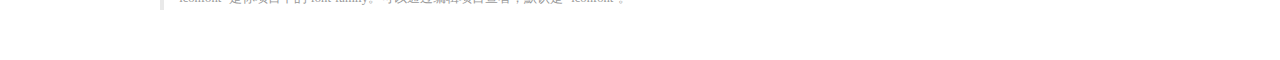
<file: shiliang/demo_index.html>
<!DOCTYPE html>
<html>
<head>
  <meta charset="utf-8"/>
  <title>IconFont Demo</title>
  <link rel="shortcut icon" href="https://gtms04.alicdn.com/tps/i4/TB1_oz6GVXXXXaFXpXXJDFnIXXX-64-64.ico" type="image/x-icon"/>
  <link rel="stylesheet" href="https://g.alicdn.com/thx/cube/1.3.2/cube.min.css">
  <link rel="stylesheet" href="demo.css">
  <link rel="stylesheet" href="iconfont.css">
  <script src="iconfont.js"></script>
  <!-- jQuery -->
  <script src="https://a1.alicdn.com/oss/uploads/2018/12/26/7bfddb60-08e8-11e9-9b04-53e73bb6408b.js"></script>
  <!-- 代码高亮 -->
  <script src="https://a1.alicdn.com/oss/uploads/2018/12/26/a3f714d0-08e6-11e9-8a15-ebf944d7534c.js"></script>
</head>
<body>
  <div class="main">
    <h1 class="logo"><a href="https://www.iconfont.cn/" title="iconfont 首页" target="_blank">&#xe86b;</a></h1>
    <div class="nav-tabs">
      <ul id="tabs" class="dib-box">
        <li class="dib active"><span>Unicode</span></li>
        <li class="dib"><span>Font class</span></li>
        <li class="dib"><span>Symbol</span></li>
      </ul>
      
    </div>
    <div class="tab-container">
      <div class="content unicode" style="display: block;">
          <ul class="icon_lists dib-box">
          
            <li class="dib">
              <span class="icon iconfont">&#xf0179;</span>
                <div class="name">购物车空</div>
                <div class="code-name">&amp;#xf0179;</div>
              </li>
          
            <li class="dib">
              <span class="icon iconfont">&#xe66f;</span>
                <div class="name">礼物</div>
                <div class="code-name">&amp;#xe66f;</div>
              </li>
          
            <li class="dib">
              <span class="icon iconfont">&#xe648;</span>
                <div class="name">手机</div>
                <div class="code-name">&amp;#xe648;</div>
              </li>
          
            <li class="dib">
              <span class="icon iconfont">&#xe618;</span>
                <div class="name">21星星</div>
                <div class="code-name">&amp;#xe618;</div>
              </li>
          
            <li class="dib">
              <span class="icon iconfont">&#xe90d;</span>
                <div class="name">购物袋</div>
                <div class="code-name">&amp;#xe90d;</div>
              </li>
          
            <li class="dib">
              <span class="icon iconfont">&#xe623;</span>
                <div class="name">放大镜</div>
                <div class="code-name">&amp;#xe623;</div>
              </li>
          
            <li class="dib">
              <span class="icon iconfont">&#xe60c;</span>
                <div class="name">Big星星-未选</div>
                <div class="code-name">&amp;#xe60c;</div>
              </li>
          
            <li class="dib">
              <span class="icon iconfont">&#xe646;</span>
                <div class="name">购物袋</div>
                <div class="code-name">&amp;#xe646;</div>
              </li>
          
            <li class="dib">
              <span class="icon iconfont">&#xe6cf;</span>
                <div class="name">放大镜</div>
                <div class="code-name">&amp;#xe6cf;</div>
              </li>
          
            <li class="dib">
              <span class="icon iconfont">&#xe62e;</span>
                <div class="name">购物车</div>
                <div class="code-name">&amp;#xe62e;</div>
              </li>
          
            <li class="dib">
              <span class="icon iconfont">&#xe62a;</span>
                <div class="name">评价星星1</div>
                <div class="code-name">&amp;#xe62a;</div>
              </li>
          
            <li class="dib">
              <span class="icon iconfont">&#xe602;</span>
                <div class="name">评价星星1</div>
                <div class="code-name">&amp;#xe602;</div>
              </li>
          
            <li class="dib">
              <span class="icon iconfont">&#xe61d;</span>
                <div class="name">购物袋</div>
                <div class="code-name">&amp;#xe61d;</div>
              </li>
          
            <li class="dib">
              <span class="icon iconfont">&#xe626;</span>
                <div class="name">social-qq</div>
                <div class="code-name">&amp;#xe626;</div>
              </li>
          
            <li class="dib">
              <span class="icon iconfont">&#xe73b;</span>
                <div class="name">微信</div>
                <div class="code-name">&amp;#xe73b;</div>
              </li>
          
            <li class="dib">
              <span class="icon iconfont">&#xe73c;</span>
                <div class="name">微博</div>
                <div class="code-name">&amp;#xe73c;</div>
              </li>
          
            <li class="dib">
              <span class="icon iconfont">&#xe65c;</span>
                <div class="name">卡车</div>
                <div class="code-name">&amp;#xe65c;</div>
              </li>
          
            <li class="dib">
              <span class="icon iconfont">&#xe66a;</span>
                <div class="name">购物袋</div>
                <div class="code-name">&amp;#xe66a;</div>
              </li>
          
            <li class="dib">
              <span class="icon iconfont">&#xe7b4;</span>
                <div class="name">微信 (1)</div>
                <div class="code-name">&amp;#xe7b4;</div>
              </li>
          
            <li class="dib">
              <span class="icon iconfont">&#xe68d;</span>
                <div class="name">购物袋实</div>
                <div class="code-name">&amp;#xe68d;</div>
              </li>
          
            <li class="dib">
              <span class="icon iconfont">&#xe61b;</span>
                <div class="name">微信方</div>
                <div class="code-name">&amp;#xe61b;</div>
              </li>
          
            <li class="dib">
              <span class="icon iconfont">&#xe633;</span>
                <div class="name">在线咨询</div>
                <div class="code-name">&amp;#xe633;</div>
              </li>
          
            <li class="dib">
              <span class="icon iconfont">&#xe609;</span>
                <div class="name">19.旅游攻略-星星</div>
                <div class="code-name">&amp;#xe609;</div>
              </li>
          
            <li class="dib">
              <span class="icon iconfont">&#xe680;</span>
                <div class="name">购物袋</div>
                <div class="code-name">&amp;#xe680;</div>
              </li>
          
            <li class="dib">
              <span class="icon iconfont">&#xe51a;</span>
                <div class="name">在线咨询</div>
                <div class="code-name">&amp;#xe51a;</div>
              </li>
          
            <li class="dib">
              <span class="icon iconfont">&#xe613;</span>
                <div class="name">减号</div>
                <div class="code-name">&amp;#xe613;</div>
              </li>
          
            <li class="dib">
              <span class="icon iconfont">&#xe61f;</span>
                <div class="name">在线咨询</div>
                <div class="code-name">&amp;#xe61f;</div>
              </li>
          
            <li class="dib">
              <span class="icon iconfont">&#xe672;</span>
                <div class="name">返回顶部</div>
                <div class="code-name">&amp;#xe672;</div>
              </li>
          
            <li class="dib">
              <span class="icon iconfont">&#xe6b6;</span>
                <div class="name">start 图书的星星</div>
                <div class="code-name">&amp;#xe6b6;</div>
              </li>
          
            <li class="dib">
              <span class="icon iconfont">&#xe61a;</span>
                <div class="name">购物车</div>
                <div class="code-name">&amp;#xe61a;</div>
              </li>
          
            <li class="dib">
              <span class="icon iconfont">&#xe76e;</span>
                <div class="name">在线咨询</div>
                <div class="code-name">&amp;#xe76e;</div>
              </li>
          
            <li class="dib">
              <span class="icon iconfont">&#xe718;</span>
                <div class="name">微信</div>
                <div class="code-name">&amp;#xe718;</div>
              </li>
          
            <li class="dib">
              <span class="icon iconfont">&#xe63e;</span>
                <div class="name">加号</div>
                <div class="code-name">&amp;#xe63e;</div>
              </li>
          
            <li class="dib">
              <span class="icon iconfont">&#xe72f;</span>
                <div class="name">评价星星</div>
                <div class="code-name">&amp;#xe72f;</div>
              </li>
          
            <li class="dib">
              <span class="icon iconfont">&#xe6da;</span>
                <div class="name">qq</div>
                <div class="code-name">&amp;#xe6da;</div>
              </li>
          
            <li class="dib">
              <span class="icon iconfont">&#xe622;</span>
                <div class="name">购物袋</div>
                <div class="code-name">&amp;#xe622;</div>
              </li>
          
            <li class="dib">
              <span class="icon iconfont">&#xe612;</span>
                <div class="name">减号</div>
                <div class="code-name">&amp;#xe612;</div>
              </li>
          
            <li class="dib">
              <span class="icon iconfont">&#xe621;</span>
                <div class="name">加号</div>
                <div class="code-name">&amp;#xe621;</div>
              </li>
          
            <li class="dib">
              <span class="icon iconfont">&#xe620;</span>
                <div class="name">微信</div>
                <div class="code-name">&amp;#xe620;</div>
              </li>
          
            <li class="dib">
              <span class="icon iconfont">&#xe610;</span>
                <div class="name">微博</div>
                <div class="code-name">&amp;#xe610;</div>
              </li>
          
            <li class="dib">
              <span class="icon iconfont">&#xe681;</span>
                <div class="name">qq2</div>
                <div class="code-name">&amp;#xe681;</div>
              </li>
          
            <li class="dib">
              <span class="icon iconfont">&#xe87a;</span>
                <div class="name">icon_星星</div>
                <div class="code-name">&amp;#xe87a;</div>
              </li>
          
            <li class="dib">
              <span class="icon iconfont">&#xe63a;</span>
                <div class="name">空心星星</div>
                <div class="code-name">&amp;#xe63a;</div>
              </li>
          
            <li class="dib">
              <span class="icon iconfont">&#xe50d;</span>
                <div class="name">星星-线</div>
                <div class="code-name">&amp;#xe50d;</div>
              </li>
          
            <li class="dib">
              <span class="icon iconfont">&#xe729;</span>
                <div class="name">量表-星星</div>
                <div class="code-name">&amp;#xe729;</div>
              </li>
          
            <li class="dib">
              <span class="icon iconfont">&#xe510;</span>
                <div class="name">加号</div>
                <div class="code-name">&amp;#xe510;</div>
              </li>
          
            <li class="dib">
              <span class="icon iconfont">&#xe637;</span>
                <div class="name">微信</div>
                <div class="code-name">&amp;#xe637;</div>
              </li>
          
            <li class="dib">
              <span class="icon iconfont">&#xe62d;</span>
                <div class="name">微博</div>
                <div class="code-name">&amp;#xe62d;</div>
              </li>
          
            <li class="dib">
              <span class="icon iconfont">&#xe603;</span>
                <div class="name">最小星星评分</div>
                <div class="code-name">&amp;#xe603;</div>
              </li>
          
            <li class="dib">
              <span class="icon iconfont">&#xe744;</span>
                <div class="name">换页下拉箭头</div>
                <div class="code-name">&amp;#xe744;</div>
              </li>
          
            <li class="dib">
              <span class="icon iconfont">&#xe6db;</span>
                <div class="name">返回顶部</div>
                <div class="code-name">&amp;#xe6db;</div>
              </li>
          
            <li class="dib">
              <span class="icon iconfont">&#xe611;</span>
                <div class="name">达能-星星</div>
                <div class="code-name">&amp;#xe611;</div>
              </li>
          
          </ul>
          <div class="article markdown">
          <h2 id="unicode-">Unicode 引用</h2>
          <hr>

          <p>Unicode 是字体在网页端最原始的应用方式，特点是：</p>
          <ul>
            <li>兼容性最好，支持 IE6+，及所有现代浏览器。</li>
            <li>支持按字体的方式去动态调整图标大小，颜色等等。</li>
            <li>但是因为是字体，所以不支持多色。只能使用平台里单色的图标，就算项目里有多色图标也会自动去色。</li>
          </ul>
          <blockquote>
            <p>注意：新版 iconfont 支持多色图标，这些多色图标在 Unicode 模式下将不能使用，如果有需求建议使用symbol 的引用方式</p>
          </blockquote>
          <p>Unicode 使用步骤如下：</p>
          <h3 id="-font-face">第一步：拷贝项目下面生成的 <code>@font-face</code></h3>
<pre><code class="language-css"
>@font-face {
  font-family: 'iconfont';
  src: url('iconfont.eot');
  src: url('iconfont.eot?#iefix') format('embedded-opentype'),
      url('iconfont.woff2') format('woff2'),
      url('iconfont.woff') format('woff'),
      url('iconfont.ttf') format('truetype'),
      url('iconfont.svg#iconfont') format('svg');
}
</code></pre>
          <h3 id="-iconfont-">第二步：定义使用 iconfont 的样式</h3>
<pre><code class="language-css"
>.iconfont {
  font-family: "iconfont" !important;
  font-size: 16px;
  font-style: normal;
  -webkit-font-smoothing: antialiased;
  -moz-osx-font-smoothing: grayscale;
}
</code></pre>
          <h3 id="-">第三步：挑选相应图标并获取字体编码，应用于页面</h3>
<pre>
<code class="language-html"
>&lt;span class="iconfont"&gt;&amp;#x33;&lt;/span&gt;
</code></pre>
          <blockquote>
            <p>"iconfont" 是你项目下的 font-family。可以通过编辑项目查看，默认是 "iconfont"。</p>
          </blockquote>
          </div>
      </div>
      <div class="content font-class">
        <ul class="icon_lists dib-box">
          
          <li class="dib">
            <span class="icon iconfont icon-gouwuchekong"></span>
            <div class="name">
              购物车空
            </div>
            <div class="code-name">.icon-gouwuchekong
            </div>
          </li>
          
          <li class="dib">
            <span class="icon iconfont icon-liwu"></span>
            <div class="name">
              礼物
            </div>
            <div class="code-name">.icon-liwu
            </div>
          </li>
          
          <li class="dib">
            <span class="icon iconfont icon-shouji"></span>
            <div class="name">
              手机
            </div>
            <div class="code-name">.icon-shouji
            </div>
          </li>
          
          <li class="dib">
            <span class="icon iconfont icon-21xingxing"></span>
            <div class="name">
              21星星
            </div>
            <div class="code-name">.icon-21xingxing
            </div>
          </li>
          
          <li class="dib">
            <span class="icon iconfont icon-noun396085cc"></span>
            <div class="name">
              购物袋
            </div>
            <div class="code-name">.icon-noun396085cc
            </div>
          </li>
          
          <li class="dib">
            <span class="icon iconfont icon-search"></span>
            <div class="name">
              放大镜
            </div>
            <div class="code-name">.icon-search
            </div>
          </li>
          
          <li class="dib">
            <span class="icon iconfont icon-bigxingxingweixuan"></span>
            <div class="name">
              Big星星-未选
            </div>
            <div class="code-name">.icon-bigxingxingweixuan
            </div>
          </li>
          
          <li class="dib">
            <span class="icon iconfont icon-gouwudai"></span>
            <div class="name">
              购物袋
            </div>
            <div class="code-name">.icon-gouwudai
            </div>
          </li>
          
          <li class="dib">
            <span class="icon iconfont icon-ai219"></span>
            <div class="name">
              放大镜
            </div>
            <div class="code-name">.icon-ai219
            </div>
          </li>
          
          <li class="dib">
            <span class="icon iconfont icon-gouwuche"></span>
            <div class="name">
              购物车
            </div>
            <div class="code-name">.icon-gouwuche
            </div>
          </li>
          
          <li class="dib">
            <span class="icon iconfont icon-pingjiaxingxing1"></span>
            <div class="name">
              评价星星1
            </div>
            <div class="code-name">.icon-pingjiaxingxing1
            </div>
          </li>
          
          <li class="dib">
            <span class="icon iconfont icon-pingjiaxingxing11"></span>
            <div class="name">
              评价星星1
            </div>
            <div class="code-name">.icon-pingjiaxingxing11
            </div>
          </li>
          
          <li class="dib">
            <span class="icon iconfont icon-gouwudai1"></span>
            <div class="name">
              购物袋
            </div>
            <div class="code-name">.icon-gouwudai1
            </div>
          </li>
          
          <li class="dib">
            <span class="icon iconfont icon-social-qq"></span>
            <div class="name">
              social-qq
            </div>
            <div class="code-name">.icon-social-qq
            </div>
          </li>
          
          <li class="dib">
            <span class="icon iconfont icon-weixin"></span>
            <div class="name">
              微信
            </div>
            <div class="code-name">.icon-weixin
            </div>
          </li>
          
          <li class="dib">
            <span class="icon iconfont icon-weibo"></span>
            <div class="name">
              微博
            </div>
            <div class="code-name">.icon-weibo
            </div>
          </li>
          
          <li class="dib">
            <span class="icon iconfont icon-qiache"></span>
            <div class="name">
              卡车
            </div>
            <div class="code-name">.icon-qiache
            </div>
          </li>
          
          <li class="dib">
            <span class="icon iconfont icon-gouwudai2"></span>
            <div class="name">
              购物袋
            </div>
            <div class="code-name">.icon-gouwudai2
            </div>
          </li>
          
          <li class="dib">
            <span class="icon iconfont icon-weixin1"></span>
            <div class="name">
              微信 (1)
            </div>
            <div class="code-name">.icon-weixin1
            </div>
          </li>
          
          <li class="dib">
            <span class="icon iconfont icon-gouwudaishi"></span>
            <div class="name">
              购物袋实
            </div>
            <div class="code-name">.icon-gouwudaishi
            </div>
          </li>
          
          <li class="dib">
            <span class="icon iconfont icon-weixinfang"></span>
            <div class="name">
              微信方
            </div>
            <div class="code-name">.icon-weixinfang
            </div>
          </li>
          
          <li class="dib">
            <span class="icon iconfont icon-zaixianzixun"></span>
            <div class="name">
              在线咨询
            </div>
            <div class="code-name">.icon-zaixianzixun
            </div>
          </li>
          
          <li class="dib">
            <span class="icon iconfont icon-lvyougonglve-xingxing"></span>
            <div class="name">
              19.旅游攻略-星星
            </div>
            <div class="code-name">.icon-lvyougonglve-xingxing
            </div>
          </li>
          
          <li class="dib">
            <span class="icon iconfont icon-gouwudai3"></span>
            <div class="name">
              购物袋
            </div>
            <div class="code-name">.icon-gouwudai3
            </div>
          </li>
          
          <li class="dib">
            <span class="icon iconfont icon-zaixianzixun1"></span>
            <div class="name">
              在线咨询
            </div>
            <div class="code-name">.icon-zaixianzixun1
            </div>
          </li>
          
          <li class="dib">
            <span class="icon iconfont icon-jianhao"></span>
            <div class="name">
              减号
            </div>
            <div class="code-name">.icon-jianhao
            </div>
          </li>
          
          <li class="dib">
            <span class="icon iconfont icon-tubiaoSVGchuli-"></span>
            <div class="name">
              在线咨询
            </div>
            <div class="code-name">.icon-tubiaoSVGchuli-
            </div>
          </li>
          
          <li class="dib">
            <span class="icon iconfont icon-fanhuidingbu"></span>
            <div class="name">
              返回顶部
            </div>
            <div class="code-name">.icon-fanhuidingbu
            </div>
          </li>
          
          <li class="dib">
            <span class="icon iconfont icon-starttushudexingxing"></span>
            <div class="name">
              start 图书的星星
            </div>
            <div class="code-name">.icon-starttushudexingxing
            </div>
          </li>
          
          <li class="dib">
            <span class="icon iconfont icon-gouwuche1"></span>
            <div class="name">
              购物车
            </div>
            <div class="code-name">.icon-gouwuche1
            </div>
          </li>
          
          <li class="dib">
            <span class="icon iconfont icon-zaixianzixun2"></span>
            <div class="name">
              在线咨询
            </div>
            <div class="code-name">.icon-zaixianzixun2
            </div>
          </li>
          
          <li class="dib">
            <span class="icon iconfont icon-weixin2"></span>
            <div class="name">
              微信
            </div>
            <div class="code-name">.icon-weixin2
            </div>
          </li>
          
          <li class="dib">
            <span class="icon iconfont icon-jiahao"></span>
            <div class="name">
              加号
            </div>
            <div class="code-name">.icon-jiahao
            </div>
          </li>
          
          <li class="dib">
            <span class="icon iconfont icon-pingjiaxingxing"></span>
            <div class="name">
              评价星星
            </div>
            <div class="code-name">.icon-pingjiaxingxing
            </div>
          </li>
          
          <li class="dib">
            <span class="icon iconfont icon-qq"></span>
            <div class="name">
              qq
            </div>
            <div class="code-name">.icon-qq
            </div>
          </li>
          
          <li class="dib">
            <span class="icon iconfont icon-gouwudai4"></span>
            <div class="name">
              购物袋
            </div>
            <div class="code-name">.icon-gouwudai4
            </div>
          </li>
          
          <li class="dib">
            <span class="icon iconfont icon-jianhao1"></span>
            <div class="name">
              减号
            </div>
            <div class="code-name">.icon-jianhao1
            </div>
          </li>
          
          <li class="dib">
            <span class="icon iconfont icon-huabanfuben"></span>
            <div class="name">
              加号
            </div>
            <div class="code-name">.icon-huabanfuben
            </div>
          </li>
          
          <li class="dib">
            <span class="icon iconfont icon-weixin3"></span>
            <div class="name">
              微信
            </div>
            <div class="code-name">.icon-weixin3
            </div>
          </li>
          
          <li class="dib">
            <span class="icon iconfont icon-weibo1"></span>
            <div class="name">
              微博
            </div>
            <div class="code-name">.icon-weibo1
            </div>
          </li>
          
          <li class="dib">
            <span class="icon iconfont icon-qq1"></span>
            <div class="name">
              qq2
            </div>
            <div class="code-name">.icon-qq1
            </div>
          </li>
          
          <li class="dib">
            <span class="icon iconfont icon-icon_xingxing"></span>
            <div class="name">
              icon_星星
            </div>
            <div class="code-name">.icon-icon_xingxing
            </div>
          </li>
          
          <li class="dib">
            <span class="icon iconfont icon-kongxinxingxing"></span>
            <div class="name">
              空心星星
            </div>
            <div class="code-name">.icon-kongxinxingxing
            </div>
          </li>
          
          <li class="dib">
            <span class="icon iconfont icon-xing"></span>
            <div class="name">
              星星-线
            </div>
            <div class="code-name">.icon-xing
            </div>
          </li>
          
          <li class="dib">
            <span class="icon iconfont icon-liangbiao-xingxing"></span>
            <div class="name">
              量表-星星
            </div>
            <div class="code-name">.icon-liangbiao-xingxing
            </div>
          </li>
          
          <li class="dib">
            <span class="icon iconfont icon-jiahao1"></span>
            <div class="name">
              加号
            </div>
            <div class="code-name">.icon-jiahao1
            </div>
          </li>
          
          <li class="dib">
            <span class="icon iconfont icon-weixin4"></span>
            <div class="name">
              微信
            </div>
            <div class="code-name">.icon-weixin4
            </div>
          </li>
          
          <li class="dib">
            <span class="icon iconfont icon-weibo2"></span>
            <div class="name">
              微博
            </div>
            <div class="code-name">.icon-weibo2
            </div>
          </li>
          
          <li class="dib">
            <span class="icon iconfont icon-zuixiaoxingxingpingfen"></span>
            <div class="name">
              最小星星评分
            </div>
            <div class="code-name">.icon-zuixiaoxingxingpingfen
            </div>
          </li>
          
          <li class="dib">
            <span class="icon iconfont icon-huanyexialajiantou"></span>
            <div class="name">
              换页下拉箭头
            </div>
            <div class="code-name">.icon-huanyexialajiantou
            </div>
          </li>
          
          <li class="dib">
            <span class="icon iconfont icon-iocn_top"></span>
            <div class="name">
              返回顶部
            </div>
            <div class="code-name">.icon-iocn_top
            </div>
          </li>
          
          <li class="dib">
            <span class="icon iconfont icon-daneng-xingxing"></span>
            <div class="name">
              达能-星星
            </div>
            <div class="code-name">.icon-daneng-xingxing
            </div>
          </li>
          
        </ul>
        <div class="article markdown">
        <h2 id="font-class-">font-class 引用</h2>
        <hr>

        <p>font-class 是 Unicode 使用方式的一种变种，主要是解决 Unicode 书写不直观，语意不明确的问题。</p>
        <p>与 Unicode 使用方式相比，具有如下特点：</p>
        <ul>
          <li>兼容性良好，支持 IE8+，及所有现代浏览器。</li>
          <li>相比于 Unicode 语意明确，书写更直观。可以很容易分辨这个 icon 是什么。</li>
          <li>因为使用 class 来定义图标，所以当要替换图标时，只需要修改 class 里面的 Unicode 引用。</li>
          <li>不过因为本质上还是使用的字体，所以多色图标还是不支持的。</li>
        </ul>
        <p>使用步骤如下：</p>
        <h3 id="-fontclass-">第一步：引入项目下面生成的 fontclass 代码：</h3>
<pre><code class="language-html">&lt;link rel="stylesheet" href="./iconfont.css"&gt;
</code></pre>
        <h3 id="-">第二步：挑选相应图标并获取类名，应用于页面：</h3>
<pre><code class="language-html">&lt;span class="iconfont icon-xxx"&gt;&lt;/span&gt;
</code></pre>
        <blockquote>
          <p>"
            iconfont" 是你项目下的 font-family。可以通过编辑项目查看，默认是 "iconfont"。</p>
        </blockquote>
      </div>
      </div>
      <div class="content symbol">
          <ul class="icon_lists dib-box">
          
            <li class="dib">
                <svg class="icon svg-icon" aria-hidden="true">
                  <use xlink:href="#icon-gouwuchekong"></use>
                </svg>
                <div class="name">购物车空</div>
                <div class="code-name">#icon-gouwuchekong</div>
            </li>
          
            <li class="dib">
                <svg class="icon svg-icon" aria-hidden="true">
                  <use xlink:href="#icon-liwu"></use>
                </svg>
                <div class="name">礼物</div>
                <div class="code-name">#icon-liwu</div>
            </li>
          
            <li class="dib">
                <svg class="icon svg-icon" aria-hidden="true">
                  <use xlink:href="#icon-shouji"></use>
                </svg>
                <div class="name">手机</div>
                <div class="code-name">#icon-shouji</div>
            </li>
          
            <li class="dib">
                <svg class="icon svg-icon" aria-hidden="true">
                  <use xlink:href="#icon-21xingxing"></use>
                </svg>
                <div class="name">21星星</div>
                <div class="code-name">#icon-21xingxing</div>
            </li>
          
            <li class="dib">
                <svg class="icon svg-icon" aria-hidden="true">
                  <use xlink:href="#icon-noun396085cc"></use>
                </svg>
                <div class="name">购物袋</div>
                <div class="code-name">#icon-noun396085cc</div>
            </li>
          
            <li class="dib">
                <svg class="icon svg-icon" aria-hidden="true">
                  <use xlink:href="#icon-search"></use>
                </svg>
                <div class="name">放大镜</div>
                <div class="code-name">#icon-search</div>
            </li>
          
            <li class="dib">
                <svg class="icon svg-icon" aria-hidden="true">
                  <use xlink:href="#icon-bigxingxingweixuan"></use>
                </svg>
                <div class="name">Big星星-未选</div>
                <div class="code-name">#icon-bigxingxingweixuan</div>
            </li>
          
            <li class="dib">
                <svg class="icon svg-icon" aria-hidden="true">
                  <use xlink:href="#icon-gouwudai"></use>
                </svg>
                <div class="name">购物袋</div>
                <div class="code-name">#icon-gouwudai</div>
            </li>
          
            <li class="dib">
                <svg class="icon svg-icon" aria-hidden="true">
                  <use xlink:href="#icon-ai219"></use>
                </svg>
                <div class="name">放大镜</div>
                <div class="code-name">#icon-ai219</div>
            </li>
          
            <li class="dib">
                <svg class="icon svg-icon" aria-hidden="true">
                  <use xlink:href="#icon-gouwuche"></use>
                </svg>
                <div class="name">购物车</div>
                <div class="code-name">#icon-gouwuche</div>
            </li>
          
            <li class="dib">
                <svg class="icon svg-icon" aria-hidden="true">
                  <use xlink:href="#icon-pingjiaxingxing1"></use>
                </svg>
                <div class="name">评价星星1</div>
                <div class="code-name">#icon-pingjiaxingxing1</div>
            </li>
          
            <li class="dib">
                <svg class="icon svg-icon" aria-hidden="true">
                  <use xlink:href="#icon-pingjiaxingxing11"></use>
                </svg>
                <div class="name">评价星星1</div>
                <div class="code-name">#icon-pingjiaxingxing11</div>
            </li>
          
            <li class="dib">
                <svg class="icon svg-icon" aria-hidden="true">
                  <use xlink:href="#icon-gouwudai1"></use>
                </svg>
                <div class="name">购物袋</div>
                <div class="code-name">#icon-gouwudai1</div>
            </li>
          
            <li class="dib">
                <svg class="icon svg-icon" aria-hidden="true">
                  <use xlink:href="#icon-social-qq"></use>
                </svg>
                <div class="name">social-qq</div>
                <div class="code-name">#icon-social-qq</div>
            </li>
          
            <li class="dib">
                <svg class="icon svg-icon" aria-hidden="true">
                  <use xlink:href="#icon-weixin"></use>
                </svg>
                <div class="name">微信</div>
                <div class="code-name">#icon-weixin</div>
            </li>
          
            <li class="dib">
                <svg class="icon svg-icon" aria-hidden="true">
                  <use xlink:href="#icon-weibo"></use>
                </svg>
                <div class="name">微博</div>
                <div class="code-name">#icon-weibo</div>
            </li>
          
            <li class="dib">
                <svg class="icon svg-icon" aria-hidden="true">
                  <use xlink:href="#icon-qiache"></use>
                </svg>
                <div class="name">卡车</div>
                <div class="code-name">#icon-qiache</div>
            </li>
          
            <li class="dib">
                <svg class="icon svg-icon" aria-hidden="true">
                  <use xlink:href="#icon-gouwudai2"></use>
                </svg>
                <div class="name">购物袋</div>
                <div class="code-name">#icon-gouwudai2</div>
            </li>
          
            <li class="dib">
                <svg class="icon svg-icon" aria-hidden="true">
                  <use xlink:href="#icon-weixin1"></use>
                </svg>
                <div class="name">微信 (1)</div>
                <div class="code-name">#icon-weixin1</div>
            </li>
          
            <li class="dib">
                <svg class="icon svg-icon" aria-hidden="true">
                  <use xlink:href="#icon-gouwudaishi"></use>
                </svg>
                <div class="name">购物袋实</div>
                <div class="code-name">#icon-gouwudaishi</div>
            </li>
          
            <li class="dib">
                <svg class="icon svg-icon" aria-hidden="true">
                  <use xlink:href="#icon-weixinfang"></use>
                </svg>
                <div class="name">微信方</div>
                <div class="code-name">#icon-weixinfang</div>
            </li>
          
            <li class="dib">
                <svg class="icon svg-icon" aria-hidden="true">
                  <use xlink:href="#icon-zaixianzixun"></use>
                </svg>
                <div class="name">在线咨询</div>
                <div class="code-name">#icon-zaixianzixun</div>
            </li>
          
            <li class="dib">
                <svg class="icon svg-icon" aria-hidden="true">
                  <use xlink:href="#icon-lvyougonglve-xingxing"></use>
                </svg>
                <div class="name">19.旅游攻略-星星</div>
                <div class="code-name">#icon-lvyougonglve-xingxing</div>
            </li>
          
            <li class="dib">
                <svg class="icon svg-icon" aria-hidden="true">
                  <use xlink:href="#icon-gouwudai3"></use>
                </svg>
                <div class="name">购物袋</div>
                <div class="code-name">#icon-gouwudai3</div>
            </li>
          
            <li class="dib">
                <svg class="icon svg-icon" aria-hidden="true">
                  <use xlink:href="#icon-zaixianzixun1"></use>
                </svg>
                <div class="name">在线咨询</div>
                <div class="code-name">#icon-zaixianzixun1</div>
            </li>
          
            <li class="dib">
                <svg class="icon svg-icon" aria-hidden="true">
                  <use xlink:href="#icon-jianhao"></use>
                </svg>
                <div class="name">减号</div>
                <div class="code-name">#icon-jianhao</div>
            </li>
          
            <li class="dib">
                <svg class="icon svg-icon" aria-hidden="true">
                  <use xlink:href="#icon-tubiaoSVGchuli-"></use>
                </svg>
                <div class="name">在线咨询</div>
                <div class="code-name">#icon-tubiaoSVGchuli-</div>
            </li>
          
            <li class="dib">
                <svg class="icon svg-icon" aria-hidden="true">
                  <use xlink:href="#icon-fanhuidingbu"></use>
                </svg>
                <div class="name">返回顶部</div>
                <div class="code-name">#icon-fanhuidingbu</div>
            </li>
          
            <li class="dib">
                <svg class="icon svg-icon" aria-hidden="true">
                  <use xlink:href="#icon-starttushudexingxing"></use>
                </svg>
                <div class="name">start 图书的星星</div>
                <div class="code-name">#icon-starttushudexingxing</div>
            </li>
          
            <li class="dib">
                <svg class="icon svg-icon" aria-hidden="true">
                  <use xlink:href="#icon-gouwuche1"></use>
                </svg>
                <div class="name">购物车</div>
                <div class="code-name">#icon-gouwuche1</div>
            </li>
          
            <li class="dib">
                <svg class="icon svg-icon" aria-hidden="true">
                  <use xlink:href="#icon-zaixianzixun2"></use>
                </svg>
                <div class="name">在线咨询</div>
                <div class="code-name">#icon-zaixianzixun2</div>
            </li>
          
            <li class="dib">
                <svg class="icon svg-icon" aria-hidden="true">
                  <use xlink:href="#icon-weixin2"></use>
                </svg>
                <div class="name">微信</div>
                <div class="code-name">#icon-weixin2</div>
            </li>
          
            <li class="dib">
                <svg class="icon svg-icon" aria-hidden="true">
                  <use xlink:href="#icon-jiahao"></use>
                </svg>
                <div class="name">加号</div>
                <div class="code-name">#icon-jiahao</div>
            </li>
          
            <li class="dib">
                <svg class="icon svg-icon" aria-hidden="true">
                  <use xlink:href="#icon-pingjiaxingxing"></use>
                </svg>
                <div class="name">评价星星</div>
                <div class="code-name">#icon-pingjiaxingxing</div>
            </li>
          
            <li class="dib">
                <svg class="icon svg-icon" aria-hidden="true">
                  <use xlink:href="#icon-qq"></use>
                </svg>
                <div class="name">qq</div>
                <div class="code-name">#icon-qq</div>
            </li>
          
            <li class="dib">
                <svg class="icon svg-icon" aria-hidden="true">
                  <use xlink:href="#icon-gouwudai4"></use>
                </svg>
                <div class="name">购物袋</div>
                <div class="code-name">#icon-gouwudai4</div>
            </li>
          
            <li class="dib">
                <svg class="icon svg-icon" aria-hidden="true">
                  <use xlink:href="#icon-jianhao1"></use>
                </svg>
                <div class="name">减号</div>
                <div class="code-name">#icon-jianhao1</div>
            </li>
          
            <li class="dib">
                <svg class="icon svg-icon" aria-hidden="true">
                  <use xlink:href="#icon-huabanfuben"></use>
                </svg>
                <div class="name">加号</div>
                <div class="code-name">#icon-huabanfuben</div>
            </li>
          
            <li class="dib">
                <svg class="icon svg-icon" aria-hidden="true">
                  <use xlink:href="#icon-weixin3"></use>
                </svg>
                <div class="name">微信</div>
                <div class="code-name">#icon-weixin3</div>
            </li>
          
            <li class="dib">
                <svg class="icon svg-icon" aria-hidden="true">
                  <use xlink:href="#icon-weibo1"></use>
                </svg>
                <div class="name">微博</div>
                <div class="code-name">#icon-weibo1</div>
            </li>
          
            <li class="dib">
                <svg class="icon svg-icon" aria-hidden="true">
                  <use xlink:href="#icon-qq1"></use>
                </svg>
                <div class="name">qq2</div>
                <div class="code-name">#icon-qq1</div>
            </li>
          
            <li class="dib">
                <svg class="icon svg-icon" aria-hidden="true">
                  <use xlink:href="#icon-icon_xingxing"></use>
                </svg>
                <div class="name">icon_星星</div>
                <div class="code-name">#icon-icon_xingxing</div>
            </li>
          
            <li class="dib">
                <svg class="icon svg-icon" aria-hidden="true">
                  <use xlink:href="#icon-kongxinxingxing"></use>
                </svg>
                <div class="name">空心星星</div>
                <div class="code-name">#icon-kongxinxingxing</div>
            </li>
          
            <li class="dib">
                <svg class="icon svg-icon" aria-hidden="true">
                  <use xlink:href="#icon-xing"></use>
                </svg>
                <div class="name">星星-线</div>
                <div class="code-name">#icon-xing</div>
            </li>
          
            <li class="dib">
                <svg class="icon svg-icon" aria-hidden="true">
                  <use xlink:href="#icon-liangbiao-xingxing"></use>
                </svg>
                <div class="name">量表-星星</div>
                <div class="code-name">#icon-liangbiao-xingxing</div>
            </li>
          
            <li class="dib">
                <svg class="icon svg-icon" aria-hidden="true">
                  <use xlink:href="#icon-jiahao1"></use>
                </svg>
                <div class="name">加号</div>
                <div class="code-name">#icon-jiahao1</div>
            </li>
          
            <li class="dib">
                <svg class="icon svg-icon" aria-hidden="true">
                  <use xlink:href="#icon-weixin4"></use>
                </svg>
                <div class="name">微信</div>
                <div class="code-name">#icon-weixin4</div>
            </li>
          
            <li class="dib">
                <svg class="icon svg-icon" aria-hidden="true">
                  <use xlink:href="#icon-weibo2"></use>
                </svg>
                <div class="name">微博</div>
                <div class="code-name">#icon-weibo2</div>
            </li>
          
            <li class="dib">
                <svg class="icon svg-icon" aria-hidden="true">
                  <use xlink:href="#icon-zuixiaoxingxingpingfen"></use>
                </svg>
                <div class="name">最小星星评分</div>
                <div class="code-name">#icon-zuixiaoxingxingpingfen</div>
            </li>
          
            <li class="dib">
                <svg class="icon svg-icon" aria-hidden="true">
                  <use xlink:href="#icon-huanyexialajiantou"></use>
                </svg>
                <div class="name">换页下拉箭头</div>
                <div class="code-name">#icon-huanyexialajiantou</div>
            </li>
          
            <li class="dib">
                <svg class="icon svg-icon" aria-hidden="true">
                  <use xlink:href="#icon-iocn_top"></use>
                </svg>
                <div class="name">返回顶部</div>
                <div class="code-name">#icon-iocn_top</div>
            </li>
          
            <li class="dib">
                <svg class="icon svg-icon" aria-hidden="true">
                  <use xlink:href="#icon-daneng-xingxing"></use>
                </svg>
                <div class="name">达能-星星</div>
                <div class="code-name">#icon-daneng-xingxing</div>
            </li>
          
          </ul>
          <div class="article markdown">
          <h2 id="symbol-">Symbol 引用</h2>
          <hr>

          <p>这是一种全新的使用方式，应该说这才是未来的主流，也是平台目前推荐的用法。相关介绍可以参考这篇<a href="">文章</a>
            这种用法其实是做了一个 SVG 的集合，与另外两种相比具有如下特点：</p>
          <ul>
            <li>支持多色图标了，不再受单色限制。</li>
            <li>通过一些技巧，支持像字体那样，通过 <code>font-size</code>, <code>color</code> 来调整样式。</li>
            <li>兼容性较差，支持 IE9+，及现代浏览器。</li>
            <li>浏览器渲染 SVG 的性能一般，还不如 png。</li>
          </ul>
          <p>使用步骤如下：</p>
          <h3 id="-symbol-">第一步：引入项目下面生成的 symbol 代码：</h3>
<pre><code class="language-html">&lt;script src="./iconfont.js"&gt;&lt;/script&gt;
</code></pre>
          <h3 id="-css-">第二步：加入通用 CSS 代码（引入一次就行）：</h3>
<pre><code class="language-html">&lt;style&gt;
.icon {
  width: 1em;
  height: 1em;
  vertical-align: -0.15em;
  fill: currentColor;
  overflow: hidden;
}
&lt;/style&gt;
</code></pre>
          <h3 id="-">第三步：挑选相应图标并获取类名，应用于页面：</h3>
<pre><code class="language-html">&lt;svg class="icon" aria-hidden="true"&gt;
  &lt;use xlink:href="#icon-xxx"&gt;&lt;/use&gt;
&lt;/svg&gt;
</code></pre>
          </div>
      </div>

    </div>
  </div>
  <script>
  $(document).ready(function () {
      $('.tab-container .content:first').show()

      $('#tabs li').click(function (e) {
        var tabContent = $('.tab-container .content')
        var index = $(this).index()

        if ($(this).hasClass('active')) {
          return
        } else {
          $('#tabs li').removeClass('active')
          $(this).addClass('active')

          tabContent.hide().eq(index).fadeIn()
        }
      })
    })
  </script>
</body>
</html>
</file>
<file: css/hufu.css>
@media (min-width:1300px) {
    .container {
        max-width:1300px;
    }
}

.breadcrumb {
    background-color: rgba(233, 236, 239, 0);
}
.breadcrumb-item + .breadcrumb-item::before {
     content:">";
 }
/*.btn-bs{*/
    /*height:20px;width: 150px;*/
    /*line-height: 20px;*/
/*}*/
a{
    color: #000000;
}
.my-pb{
    padding:0 0 44px 0;
}
.my-border{
    border:1px solid rgba(85, 85, 85, 0.28);
}
.outer2{
    overflow: hidden;
    text-overflow: ellipsis;
    /*���óɵ��Ժ��� */
    display: -webkit-box;
    /*��ʾ�ĸ��� */
    -webkit-line-clamp: 2;
    /* ���Թ涨�����Ԫ��Ӧ�ñ�ˮƽ��ֱ���С� */
    -webkit-box-orient: vertical;
}
.outer1{
    overflow: hidden;
    text-overflow: ellipsis;
    /*���óɵ��Ժ��� */
    display: -webkit-box;
    /*��ʾ�ĸ��� */
    -webkit-line-clamp: 1;
    /* ���Թ涨�����Ԫ��Ӧ�ñ�ˮƽ��ֱ���С� */
    -webkit-box-orient: vertical;
}
@media (max-width: 991px) {
.mediaHf{
    display: none;
}
}
@media (max-width: 991px) {
    .mediaHf{
        display: none;
    }
}
.size-color1{
    color:#fff;
}
.size-color1:hover{
    background: #fff;
    color:#000;
    text-decoration: none;
    border:1px solid #000;
}
.my_money1{
    width:55%;
    height:36px;
    line-height:36px;
    background:#000;
}
@media (min-width: 991px) {
    .hide1{
        display: none;
    }
}





a{
    color: #000000;
    text-decoration:none ;
}

@media (min-width:992px) {
    .light-color:hover {
        opacity: 0.6;
    }}

@media(min-width:992px) {
    .light-color-top{
        display: none;
    }
}
@media(max-width:991px) {
    .small-button-hide{
        display: none;
    }
}
.mt-t1{
    width:70%;
    height:40px;
    line-height:40px;
    background-color: #000;
    color:#fff;
    margin:auto;
}

.mt-t2{
    width:70%;
    height:40px;
    line-height:40px;
    background-color: #fff;
    color:#000;
    margin:auto;
}
.size-color3:hover{
    background-color: #fff;
    color:#000;
}
.size-color4{
    color:#fff;
}
.size-color4:hover{
    color:#000;
    text-decoration: none;

}
.size-color5{
    color:#000;
}
.size-color5:hover{
    color:#fff;
    text-decoration: none;
}
.size-color6:hover{
    background-color: #000;
    color:#fff;
}
.my_border{
    border:1px solid #000;
}
.shop .iconfiont{
    font-family: "iconfont" !important;
    font-size: 35px;
    font-style: normal;
    -webkit-font-smoothing: antialiased;
    -moz-osx-font-smoothing: grayscale;

}
</file>
<file: shiliang/iconfont.css>
@font-face {font-family: "iconfont";
  src: url('iconfont.eot?t=1560995610115'); /* IE9 */
  src: url('iconfont.eot?t=1560995610115#iefix') format('embedded-opentype'), /* IE6-IE8 */
  url('[data-uri]') format('woff2'),
  url('iconfont.woff?t=1560995610115') format('woff'),
  url('iconfont.ttf?t=1560995610115') format('truetype'), /* chrome, firefox, opera, Safari, Android, iOS 4.2+ */
  url('iconfont.svg?t=1560995610115#iconfont') format('svg'); /* iOS 4.1- */
}

.iconfont {
  font-family: "iconfont" !important;
  font-size: 16px;
  font-style: normal;
  -webkit-font-smoothing: antialiased;
  -moz-osx-font-smoothing: grayscale;
}

.icon-gouwuchekong:before {
  content: "\f0179";
}

.icon-liwu:before {
  content: "\e66f";
}

.icon-shouji:before {
  content: "\e648";
}

.icon-21xingxing:before {
  content: "\e618";
}

.icon-noun396085cc:before {
  content: "\e90d";
}

.icon-search:before {
  content: "\e623";
}

.icon-bigxingxingweixuan:before {
  content: "\e60c";
}

.icon-gouwudai:before {
  content: "\e646";
}

.icon-ai219:before {
  content: "\e6cf";
}

.icon-gouwuche:before {
  content: "\e62e";
}

.icon-pingjiaxingxing1:before {
  content: "\e62a";
}

.icon-pingjiaxingxing11:before {
  content: "\e602";
}

.icon-gouwudai1:before {
  content: "\e61d";
}

.icon-social-qq:before {
  content: "\e626";
}

.icon-weixin:before {
  content: "\e73b";
}

.icon-weibo:before {
  content: "\e73c";
}

.icon-qiache:before {
  content: "\e65c";
}

.icon-gouwudai2:before {
  content: "\e66a";
}

.icon-weixin1:before {
  content: "\e7b4";
}

.icon-gouwudaishi:before {
  content: "\e68d";
}

.icon-weixinfang:before {
  content: "\e61b";
}

.icon-zaixianzixun:before {
  content: "\e633";
}

.icon-lvyougonglve-xingxing:before {
  content: "\e609";
}

.icon-gouwudai3:before {
  content: "\e680";
}

.icon-zaixianzixun1:before {
  content: "\e51a";
}

.icon-jianhao:before {
  content: "\e613";
}

.icon-tubiaoSVGchuli-:before {
  content: "\e61f";
}

.icon-fanhuidingbu:before {
  content: "\e672";
}

.icon-starttushudexingxing:before {
  content: "\e6b6";
}

.icon-gouwuche1:before {
  content: "\e61a";
}

.icon-zaixianzixun2:before {
  content: "\e76e";
}

.icon-weixin2:before {
  content: "\e718";
}

.icon-jiahao:before {
  content: "\e63e";
}

.icon-pingjiaxingxing:before {
  content: "\e72f";
}

.icon-qq:before {
  content: "\e6da";
}

.icon-gouwudai4:before {
  content: "\e622";
}

.icon-jianhao1:before {
  content: "\e612";
}

.icon-huabanfuben:before {
  content: "\e621";
}

.icon-weixin3:before {
  content: "\e620";
}

.icon-weibo1:before {
  content: "\e610";
}

.icon-qq1:before {
  content: "\e681";
}

.icon-icon_xingxing:before {
  content: "\e87a";
}

.icon-kongxinxingxing:before {
  content: "\e63a";
}

.icon-xing:before {
  content: "\e50d";
}

.icon-liangbiao-xingxing:before {
  content: "\e729";
}

.icon-jiahao1:before {
  content: "\e510";
}

.icon-weixin4:before {
  content: "\e637";
}

.icon-weibo2:before {
  content: "\e62d";
}

.icon-zuixiaoxingxingpingfen:before {
  content: "\e603";
}

.icon-huanyexialajiantou:before {
  content: "\e744";
}

.icon-iocn_top:before {
  content: "\e6db";
}

.icon-daneng-xingxing:before {
  content: "\e611";
}
</file>
<file: css/kouhong.css>
@media (min-width: 576px) {
    .container {
        max-width: 540px;
    }
}

@media (min-width: 768px) {
    .container {
        max-width: 767px;
    }
}

@media (min-width: 992px) {
    .container {
        max-width: 991px;
    }
}

@media (min-width: 1301px) {
    .container {
        max-width: 1300px;
    }
}
.my_border{
    border:1px solid #000;
}
.size-color{
    color:#000;
}
.size-color:hover{
    color:#000;
}
.size-color2{
    color:#000;
}
.size-color2:hover{
    color:#fff;
    text-decoration: none;
}
.breadcrumb-item + .breadcrumb-item::before {
    content:">";
}
.li_border{
    border:2px solid #999;
}
.my_input_w{width:2rem;}
.my_money{
    width:25%;
    height:36px;
    line-height:36px;
    background:#232323;
}
.my_money1{
    width:33.33%;
    height:36px;
    line-height:36px;
    background:#000;
}

.imgdql{
    transition:1s;
}


.imgdql:hover{
    transform:scale(1.1);
}

.my_border1{
    width:100%;
    height:2.5rem;
    line-height:2.5rem ;

}
.my_border2{
    border: 1px solid #000;
    height:2.5rem;
    line-height:2.5rem ;
}
.my_border2:hover{
    background-color: #000;
    color:#999;
}

.card{
    width: 100%;
}


@media (max-width:767px) {
    .media1{display: none;}

}
@media (max-width:767px) {
    .media-favor3{display: none;}

}
@media (max-width:767px) {
    .media2{
        display: none;
    }
}

@media (min-width:768px) {
    .my_sm_display{
        display: none;
    }
}
@media (max-width:767px) {
    .my_lg_display{
        display: none;
    }
}
.size-color1{
    color:#fff;
}
.size-color1:hover{
    background: #fff;
    color:#000;
    text-decoration: none;
    border:1px solid #000;
}
@media (max-width:767px) {
.t-sm-center {
    text-align: center;
}
}
@media (max-width:767px) {
.t-sm-center1 {
    position: absolute;
    transform: translateX(-50%);
    left: 50%;
}
}
/*@media (min-width:768px) {*/
    /*.touch1:hover{*/
        /**/
    /*}*/
/*}*/

a{
    color: #000000;
    text-decoration:none ;
}

.shop .iconfiont{
    font-family: "iconfont" !important;
    font-size: 35px;
    font-style: normal;
    -webkit-font-smoothing: antialiased;
    -moz-osx-font-smoothing: grayscale;

}

@media (min-width:768px) {
.light-color:hover {
   opacity: 0.6;
}}

@media(min-width:768px) {
    .light-color-top{
        display: none;
    }
}
@media(max-width:767px) {
    .small-button-hide{
        display: none;
    }
}
.mt-t1{
    width:70%;
    height:40px;
    line-height:40px;
    background-color: #000;
    color:#fff;
    margin:auto;
}

.mt-t2{
    width:70%;
    height:40px;
    line-height:40px;
    background-color: #fff;
    color:#000;
    margin:auto;
}
.size-color3:hover{
    background-color: #fff;
    color:#000;
}
.size-color4{
    color:#fff;
}
.size-color4:hover{
    color:#000;
    text-decoration: none;

}
.size-color5{
    color:#000;
}
.size-color5:hover{
    color:#fff;
    text-decoration: none;
}
.size-color6:hover{
    background-color: #000;
    color:#fff;
}
</file>
<file: shiliang/demo.css>
/* Logo 字体 */
@font-face {
  font-family: "iconfont logo";
  src: url('https://at.alicdn.com/t/font_985780_km7mi63cihi.eot?t=1545807318834');
  src: url('https://at.alicdn.com/t/font_985780_km7mi63cihi.eot?t=1545807318834#iefix') format('embedded-opentype'),
    url('https://at.alicdn.com/t/font_985780_km7mi63cihi.woff?t=1545807318834') format('woff'),
    url('https://at.alicdn.com/t/font_985780_km7mi63cihi.ttf?t=1545807318834') format('truetype'),
    url('https://at.alicdn.com/t/font_985780_km7mi63cihi.svg?t=1545807318834#iconfont') format('svg');
}

.logo {
  font-family: "iconfont logo";
  font-size: 160px;
  font-style: normal;
  -webkit-font-smoothing: antialiased;
  -moz-osx-font-smoothing: grayscale;
}

/* tabs */
.nav-tabs {
  position: relative;
}

.nav-tabs .nav-more {
  position: absolute;
  right: 0;
  bottom: 0;
  height: 42px;
  line-height: 42px;
  color: #666;
}

#tabs {
  border-bottom: 1px solid #eee;
}

#tabs li {
  cursor: pointer;
  width: 100px;
  height: 40px;
  line-height: 40px;
  text-align: center;
  font-size: 16px;
  border-bottom: 2px solid transparent;
  position: relative;
  z-index: 1;
  margin-bottom: -1px;
  color: #666;
}


#tabs .active {
  border-bottom-color: #f00;
  color: #222;
}

.tab-container .content {
  display: none;
}

/* 页面布局 */
.main {
  padding: 30px 100px;
  width: 960px;
  margin: 0 auto;
}

.main .logo {
  color: #333;
  text-align: left;
  margin-bottom: 30px;
  line-height: 1;
  height: 110px;
  margin-top: -50px;
  overflow: hidden;
  *zoom: 1;
}

.main .logo a {
  font-size: 160px;
  color: #333;
}

.helps {
  margin-top: 40px;
}

.helps pre {
  padding: 20px;
  margin: 10px 0;
  border: solid 1px #e7e1cd;
  background-color: #fffdef;
  overflow: auto;
}

.icon_lists {
  width: 100% !important;
  overflow: hidden;
  *zoom: 1;
}

.icon_lists li {
  width: 100px;
  margin-bottom: 10px;
  margin-right: 20px;
  text-align: center;
  list-style: none !important;
  cursor: default;
}

.icon_lists li .code-name {
  line-height: 1.2;
}

.icon_lists .icon {
  display: block;
  height: 100px;
  line-height: 100px;
  font-size: 42px;
  margin: 10px auto;
  color: #333;
  -webkit-transition: font-size 0.25s linear, width 0.25s linear;
  -moz-transition: font-size 0.25s linear, width 0.25s linear;
  transition: font-size 0.25s linear, width 0.25s linear;
}

.icon_lists .icon:hover {
  font-size: 100px;
}

.icon_lists .svg-icon {
  /* 通过设置 font-size 来改变图标大小 */
  width: 1em;
  /* 图标和文字相邻时，垂直对齐 */
  vertical-align: -0.15em;
  /* 通过设置 color 来改变 SVG 的颜色/fill */
  fill: currentColor;
  /* path 和 stroke 溢出 viewBox 部分在 IE 下会显示
      normalize.css 中也包含这行 */
  overflow: hidden;
}

.icon_lists li .name,
.icon_lists li .code-name {
  color: #666;
}

/* markdown 样式 */
.markdown {
  color: #666;
  font-size: 14px;
  line-height: 1.8;
}

.highlight {
  line-height: 1.5;
}

.markdown img {
  vertical-align: middle;
  max-width: 100%;
}

.markdown h1 {
  color: #404040;
  font-weight: 500;
  line-height: 40px;
  margin-bottom: 24px;
}

.markdown h2,
.markdown h3,
.markdown h4,
.markdown h5,
.markdown h6 {
  color: #404040;
  margin: 1.6em 0 0.6em 0;
  font-weight: 500;
  clear: both;
}

.markdown h1 {
  font-size: 28px;
}

.markdown h2 {
  font-size: 22px;
}

.markdown h3 {
  font-size: 16px;
}

.markdown h4 {
  font-size: 14px;
}

.markdown h5 {
  font-size: 12px;
}

.markdown h6 {
  font-size: 12px;
}

.markdown hr {
  height: 1px;
  border: 0;
  background: #e9e9e9;
  margin: 16px 0;
  clear: both;
}

.markdown p {
  margin: 1em 0;
}

.markdown>p,
.markdown>blockquote,
.markdown>.highlight,
.markdown>ol,
.markdown>ul {
  width: 80%;
}

.markdown ul>li {
  list-style: circle;
}

.markdown>ul li,
.markdown blockquote ul>li {
  margin-left: 20px;
  padding-left: 4px;
}

.markdown>ul li p,
.markdown>ol li p {
  margin: 0.6em 0;
}

.markdown ol>li {
  list-style: decimal;
}

.markdown>ol li,
.markdown blockquote ol>li {
  margin-left: 20px;
  padding-left: 4px;
}

.markdown code {
  margin: 0 3px;
  padding: 0 5px;
  background: #eee;
  border-radius: 3px;
}

.markdown strong,
.markdown b {
  font-weight: 600;
}

.markdown>table {
  border-collapse: collapse;
  border-spacing: 0px;
  empty-cells: show;
  border: 1px solid #e9e9e9;
  width: 95%;
  margin-bottom: 24px;
}

.markdown>table th {
  white-space: nowrap;
  color: #333;
  font-weight: 600;
}

.markdown>table th,
.markdown>table td {
  border: 1px solid #e9e9e9;
  padding: 8px 16px;
  text-align: left;
}

.markdown>table th {
  background: #F7F7F7;
}

.markdown blockquote {
  font-size: 90%;
  color: #999;
  border-left: 4px solid #e9e9e9;
  padding-left: 0.8em;
  margin: 1em 0;
}

.markdown blockquote p {
  margin: 0;
}

.markdown .anchor {
  opacity: 0;
  transition: opacity 0.3s ease;
  margin-left: 8px;
}

.markdown .waiting {
  color: #ccc;
}

.markdown h1:hover .anchor,
.markdown h2:hover .anchor,
.markdown h3:hover .anchor,
.markdown h4:hover .anchor,
.markdown h5:hover .anchor,
.markdown h6:hover .anchor {
  opacity: 1;
  display: inline-block;
}

.markdown>br,
.markdown>p>br {
  clear: both;
}


.hljs {
  display: block;
  background: white;
  padding: 0.5em;
  color: #333333;
  overflow-x: auto;
}

.hljs-comment,
.hljs-meta {
  color: #969896;
}

.hljs-string,
.hljs-variable,
.hljs-template-variable,
.hljs-strong,
.hljs-emphasis,
.hljs-quote {
  color: #df5000;
}

.hljs-keyword,
.hljs-selector-tag,
.hljs-type {
  color: #a71d5d;
}

.hljs-literal,
.hljs-symbol,
.hljs-bullet,
.hljs-attribute {
  color: #0086b3;
}

.hljs-section,
.hljs-name {
  color: #63a35c;
}

.hljs-tag {
  color: #333333;
}

.hljs-title,
.hljs-attr,
.hljs-selector-id,
.hljs-selector-class,
.hljs-selector-attr,
.hljs-selector-pseudo {
  color: #795da3;
}

.hljs-addition {
  color: #55a532;
  background-color: #eaffea;
}

.hljs-deletion {
  color: #bd2c00;
  background-color: #ffecec;
}

.hljs-link {
  text-decoration: underline;
}

/* 代码高亮 */
/* PrismJS 1.15.0
https://prismjs.com/download.html#themes=prism&languages=markup+css+clike+javascript */
/**
 * prism.js default theme for JavaScript, CSS and HTML
 * Based on dabblet (http://dabblet.com)
 * @author Lea Verou
 */
code[class*="language-"],
pre[class*="language-"] {
  color: black;
  background: none;
  text-shadow: 0 1px white;
  font-family: Consolas, Monaco, 'Andale Mono', 'Ubuntu Mono', monospace;
  text-align: left;
  white-space: pre;
  word-spacing: normal;
  word-break: normal;
  word-wrap: normal;
  line-height: 1.5;

  -moz-tab-size: 4;
  -o-tab-size: 4;
  tab-size: 4;

  -webkit-hyphens: none;
  -moz-hyphens: none;
  -ms-hyphens: none;
  hyphens: none;
}

pre[class*="language-"]::-moz-selection,
pre[class*="language-"] ::-moz-selection,
code[class*="language-"]::-moz-selection,
code[class*="language-"] ::-moz-selection {
  text-shadow: none;
  background: #b3d4fc;
}

pre[class*="language-"]::selection,
pre[class*="language-"] ::selection,
code[class*="language-"]::selection,
code[class*="language-"] ::selection {
  text-shadow: none;
  background: #b3d4fc;
}

@media print {

  code[class*="language-"],
  pre[class*="language-"] {
    text-shadow: none;
  }
}

/* Code blocks */
pre[class*="language-"] {
  padding: 1em;
  margin: .5em 0;
  overflow: auto;
}

:not(pre)>code[class*="language-"],
pre[class*="language-"] {
  background: #f5f2f0;
}

/* Inline code */
:not(pre)>code[class*="language-"] {
  padding: .1em;
  border-radius: .3em;
  white-space: normal;
}

.token.comment,
.token.prolog,
.token.doctype,
.token.cdata {
  color: slategray;
}

.token.punctuation {
  color: #999;
}

.namespace {
  opacity: .7;
}

.token.property,
.token.tag,
.token.boolean,
.token.number,
.token.constant,
.token.symbol,
.token.deleted {
  color: #905;
}

.token.selector,
.token.attr-name,
.token.string,
.token.char,
.token.builtin,
.token.inserted {
  color: #690;
}

.token.operator,
.token.entity,
.token.url,
.language-css .token.string,
.style .token.string {
  color: #9a6e3a;
  background: hsla(0, 0%, 100%, .5);
}

.token.atrule,
.token.attr-value,
.token.keyword {
  color: #07a;
}

.token.function,
.token.class-name {
  color: #DD4A68;
}

.token.regex,
.token.important,
.token.variable {
  color: #e90;
}

.token.important,
.token.bold {
  font-weight: bold;
}

.token.italic {
  font-style: italic;
}

.token.entity {
  cursor: help;
}
</file>
<file: css/comm.css>
/*css reset*/
*{margin:0;padding:0;}
body{background:#f5f5f5;}
    /*ͨ�õ��ֺ�*/
.my_small{font-size:0.9rem;}
.text-color{
    color:#999999;
}
.my_bg1{
    background: #f2f2f2;
}
</file>
